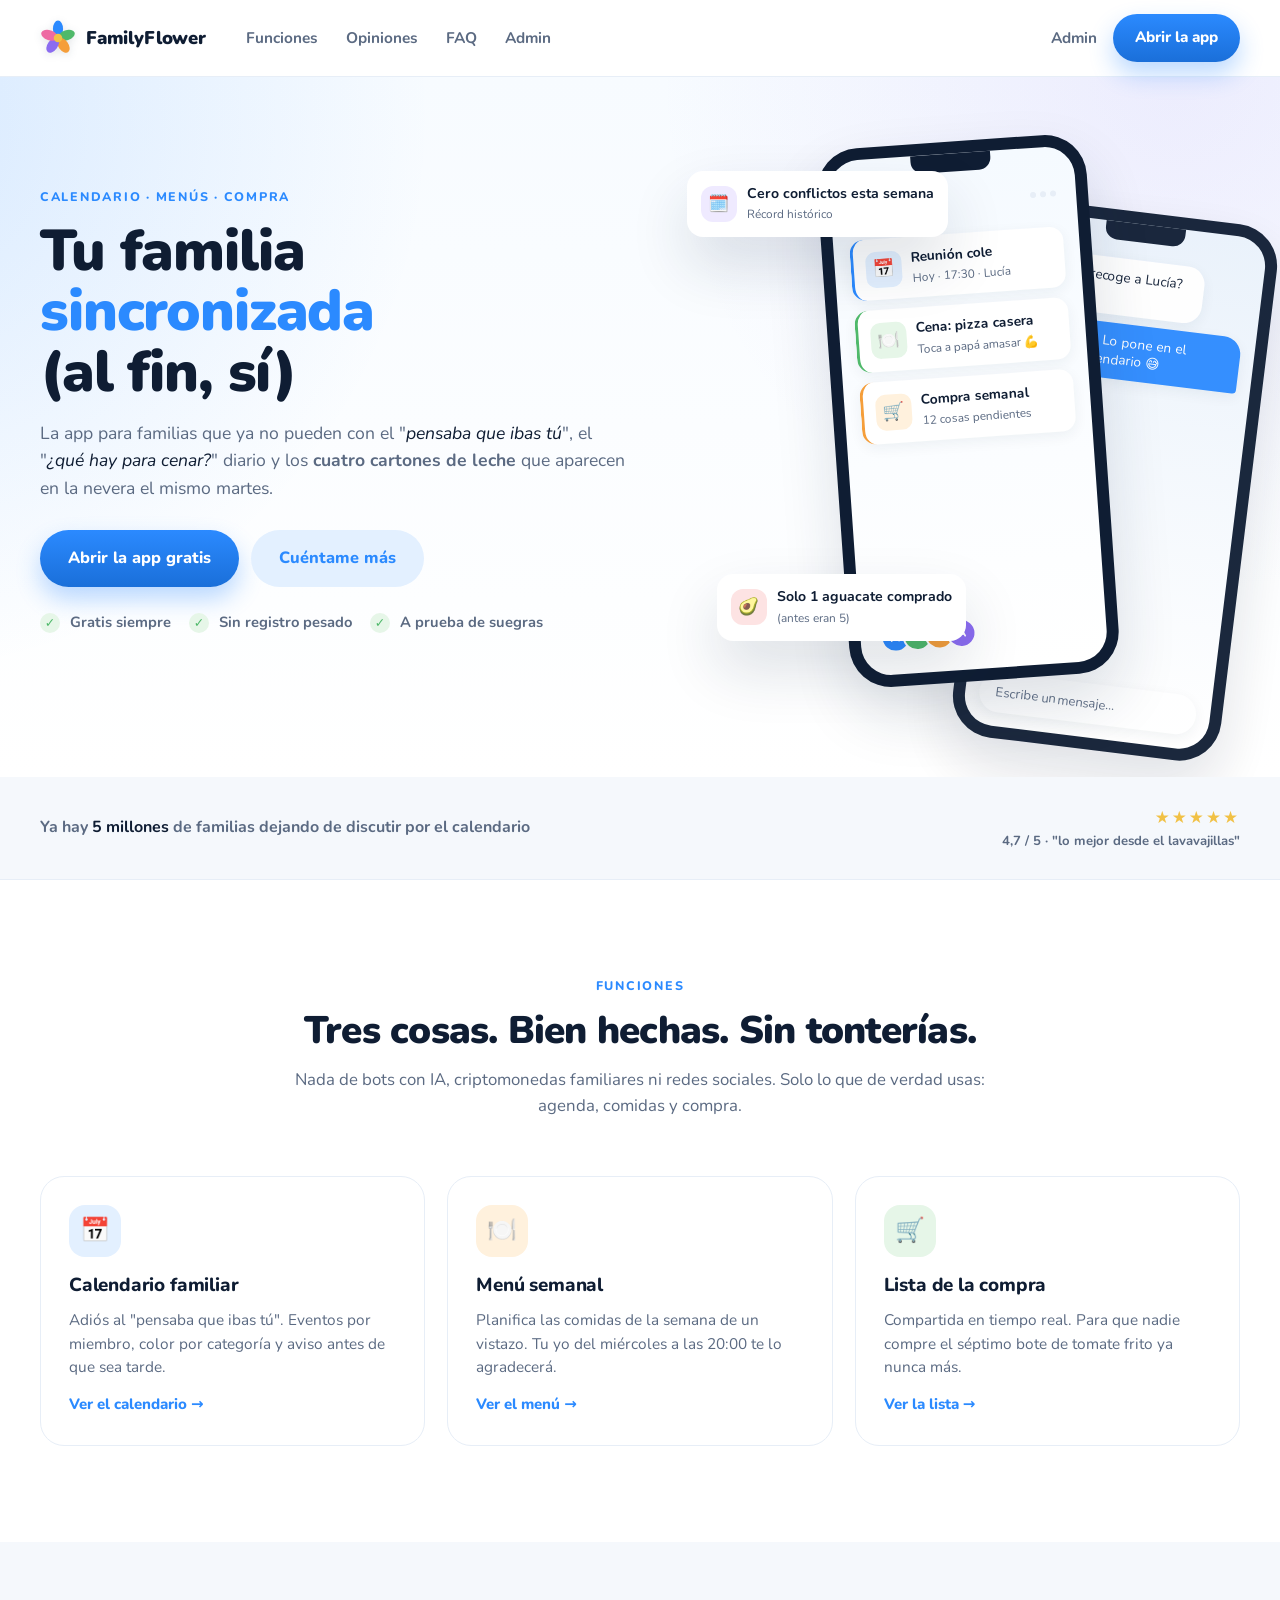
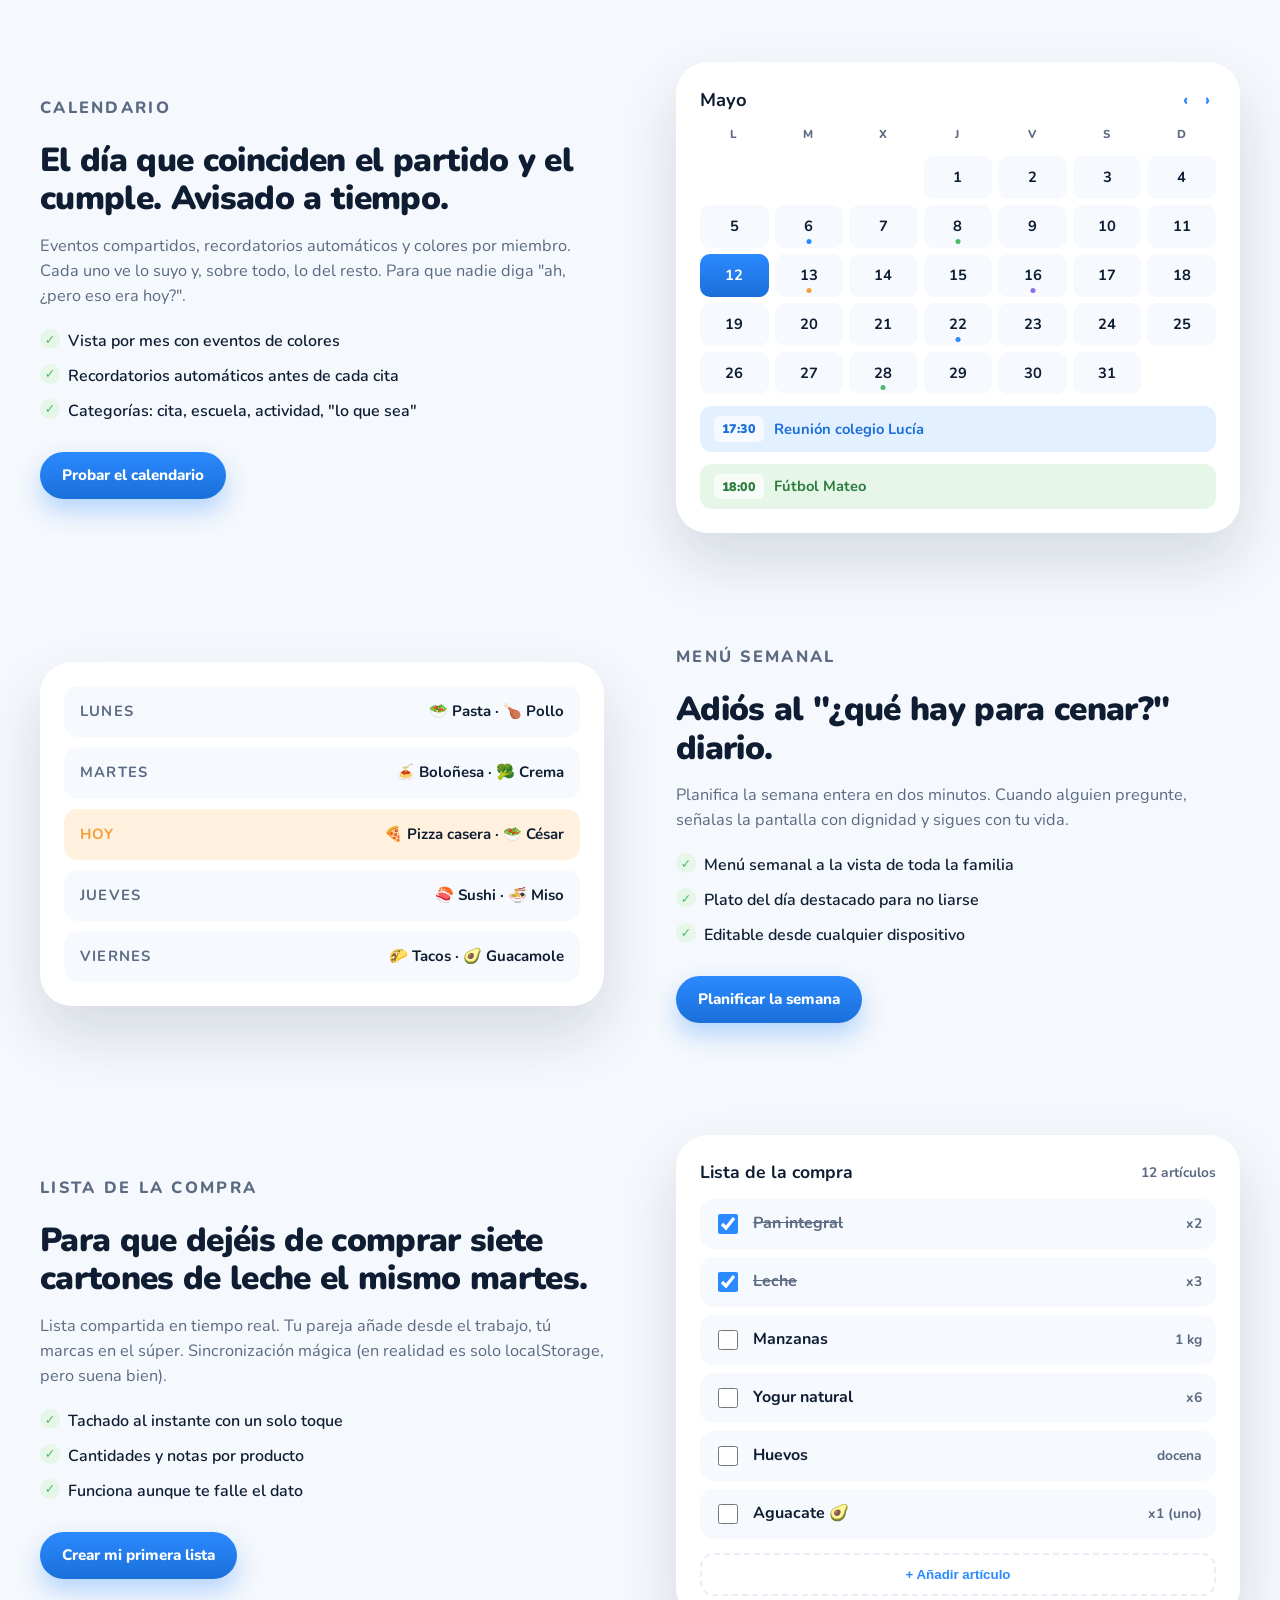
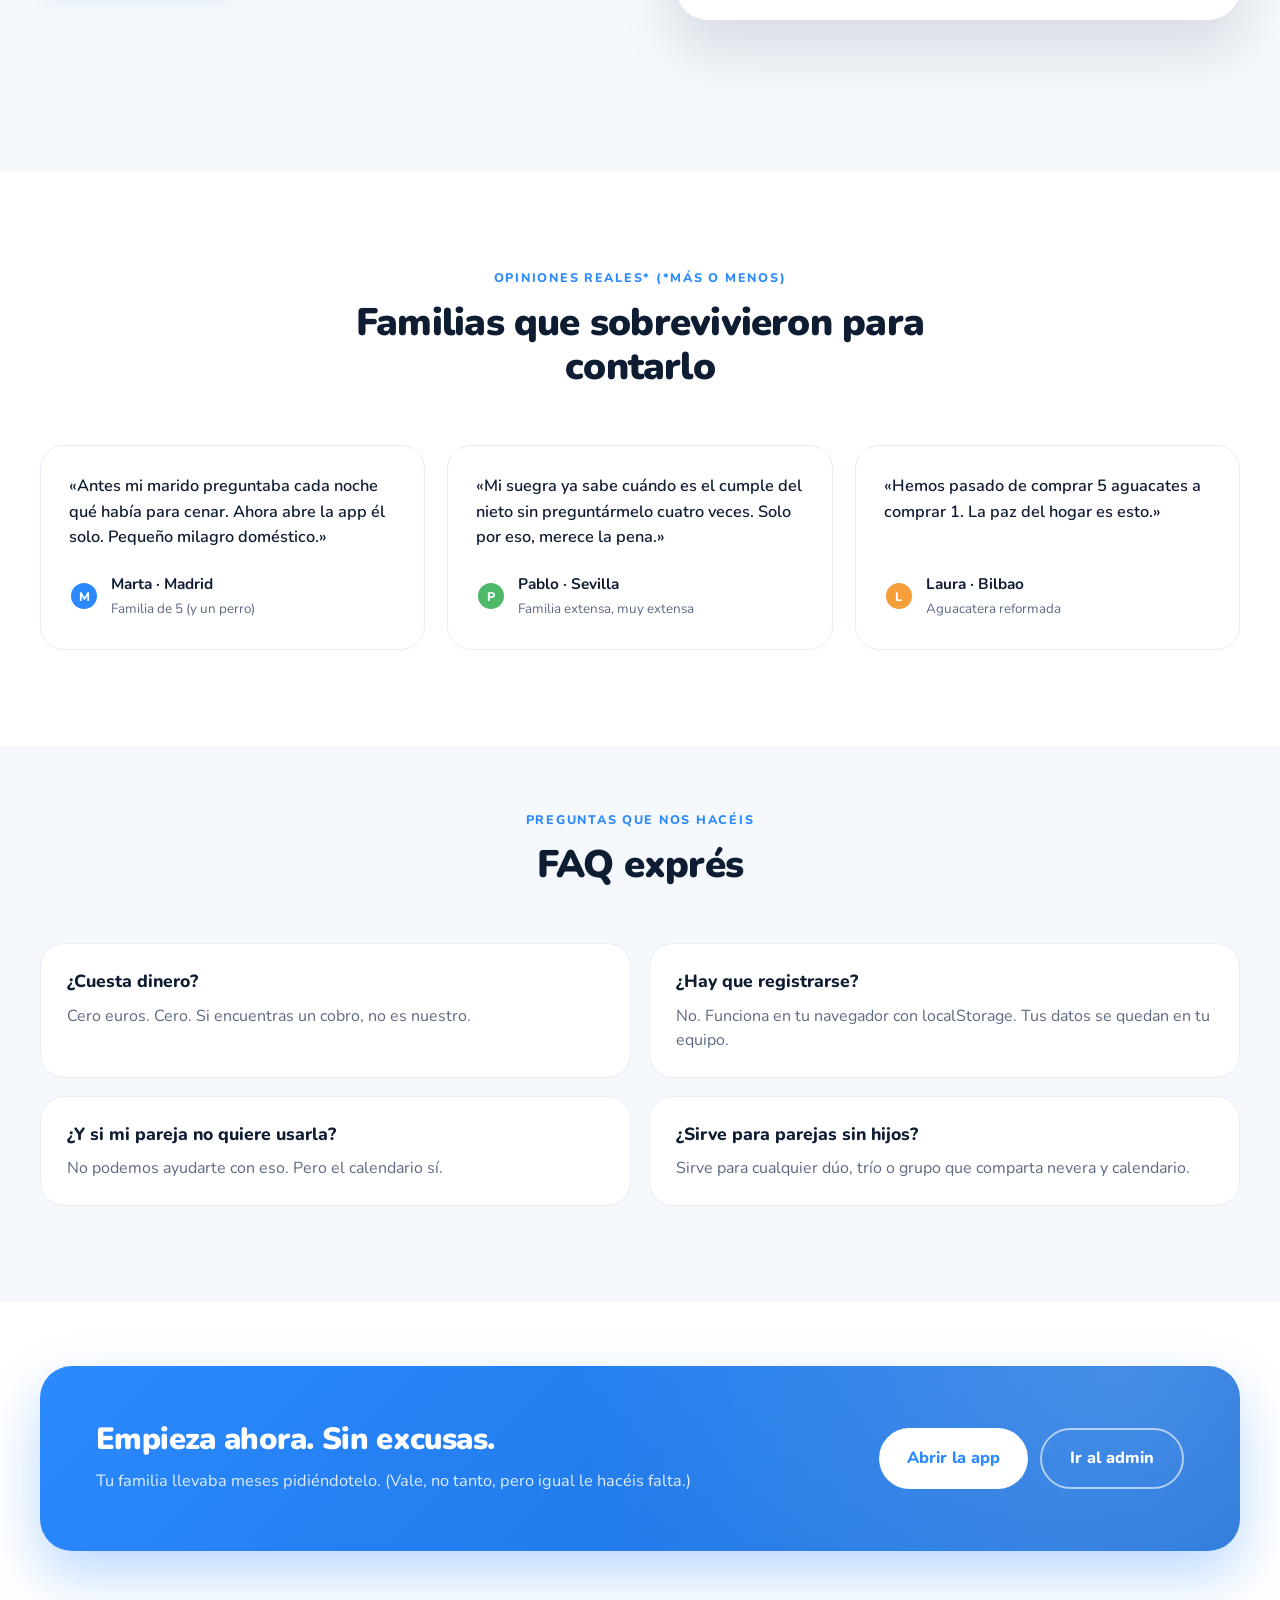
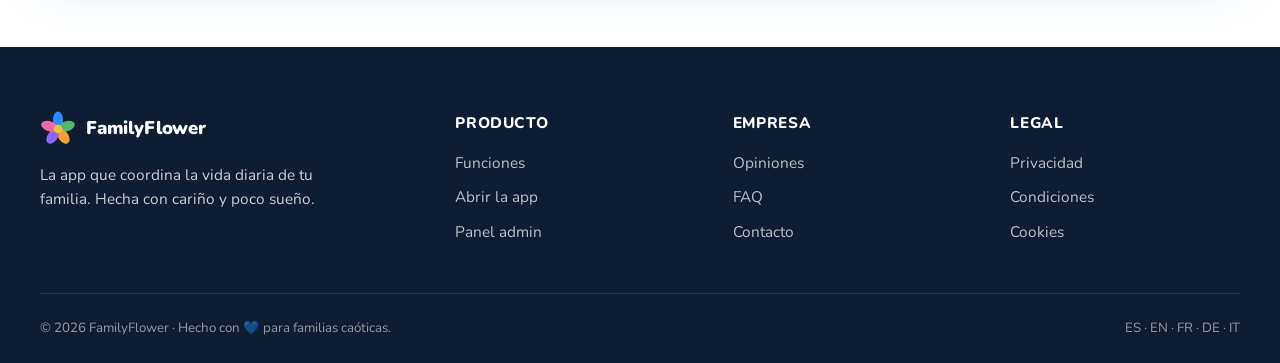
<file: index.html>
<!DOCTYPE html>
<html lang="es">
<head>
  <meta charset="UTF-8" />
  <meta name="viewport" content="width=device-width, initial-scale=1.0, viewport-fit=cover" />
  <title>FamilyFlower · Tu familia, sincronizada (por fin)</title>
  <meta name="description" content="La app que pone fin al '¿pero ese día no te tocaba a ti?'. Calendario, menú semanal y lista de la compra para familias que ya no pueden más." />
  <link rel="preconnect" href="https://fonts.googleapis.com">
  <link rel="preconnect" href="https://fonts.gstatic.com" crossorigin>
  <link href="https://fonts.googleapis.com/css2?family=Nunito:wght@400;600;700;800;900&display=swap" rel="stylesheet">
  <link rel="stylesheet" href="styles.css" />
</head>
<body>

  <!-- ───── Top nav ───── -->
  <header class="site-header">
    <div class="container site-nav">
      <a href="index.html" class="logo" aria-label="FamilyFlower inicio">
        <span class="logo-flower" aria-hidden="true">
          <svg viewBox="0 0 32 32"><g transform="translate(16,16)">
            <ellipse cx="0" cy="-8" rx="4.5" ry="7.5" fill="#2b8aff"/>
            <ellipse cx="0" cy="-8" rx="4.5" ry="7.5" fill="#4fb96a" transform="rotate(72)"/>
            <ellipse cx="0" cy="-8" rx="4.5" ry="7.5" fill="#f59e3a" transform="rotate(144)"/>
            <ellipse cx="0" cy="-8" rx="4.5" ry="7.5" fill="#8b6cf0" transform="rotate(216)"/>
            <ellipse cx="0" cy="-8" rx="4.5" ry="7.5" fill="#ee6aa3" transform="rotate(288)"/>
            <circle r="3.8" fill="#f1c145"/>
          </g></svg>
        </span>
        <span class="logo-text">FamilyFlower</span>
      </a>

      <nav class="nav-links" aria-label="Principal">
        <a href="#funciones">Funciones</a>
        <a href="#opiniones">Opiniones</a>
        <a href="#preguntas">FAQ</a>
        <a href="admin.html">Admin</a>
      </nav>

      <div class="nav-actions">
        <a href="admin.html" class="link-muted">Admin</a>
        <a href="app.html" class="btn btn-primary">Abrir la app</a>
      </div>

      <button class="menu-toggle" id="menu-toggle" aria-label="Abrir menú">
        <span></span><span></span><span></span>
      </button>
    </div>
  </header>

  <!-- ───── Hero ───── -->
  <section class="hero">
    <div class="container hero-grid">
      <div class="hero-copy">
        <p class="eyebrow">Calendario · Menús · Compra</p>
        <h1>Tu familia <span class="text-blue">sincronizada</span><br/>(al fin, sí)</h1>
        <p class="lead">
          La app para familias que ya no pueden con el "<em>pensaba que ibas tú</em>",
          el "<em>¿qué hay para cenar?</em>" diario y los <strong>cuatro cartones de leche</strong>
          que aparecen en la nevera el mismo martes.
        </p>
        <div class="cta-row">
          <a href="app.html" class="btn btn-primary btn-lg">Abrir la app gratis</a>
          <a href="#funciones" class="btn btn-ghost btn-lg">Cuéntame más</a>
        </div>
        <ul class="trust-list">
          <li><span class="check">✓</span> Gratis siempre</li>
          <li><span class="check">✓</span> Sin registro pesado</li>
          <li><span class="check">✓</span> A prueba de suegras</li>
        </ul>
      </div>

      <!-- Phone mockup (CSS) -->
      <div class="hero-visual" aria-hidden="true">
        <div class="phone phone-front">
          <div class="phone-notch"></div>
          <div class="phone-screen">
            <div class="screen-header">
              <strong>Hoy</strong>
              <span class="dot-row"><i></i><i></i><i></i></span>
            </div>
            <div class="screen-card screen-card--blue">
              <span class="screen-icon">📅</span>
              <div>
                <strong>Reunión cole</strong>
                <small>Hoy · 17:30 · Lucía</small>
              </div>
            </div>
            <div class="screen-card screen-card--green">
              <span class="screen-icon">🍽️</span>
              <div>
                <strong>Cena: pizza casera</strong>
                <small>Toca a papá amasar 💪</small>
              </div>
            </div>
            <div class="screen-card screen-card--orange">
              <span class="screen-icon">🛒</span>
              <div>
                <strong>Compra semanal</strong>
                <small>12 cosas pendientes</small>
              </div>
            </div>
            <div class="screen-avatars">
              <span class="av av-blue">M</span>
              <span class="av av-green">P</span>
              <span class="av av-orange">L</span>
              <span class="av av-purple">A</span>
            </div>
          </div>
        </div>
        <div class="phone phone-back">
          <div class="phone-notch"></div>
          <div class="phone-screen screen-chat">
            <div class="bubble bubble-in">¿Quién recoge a Lucía? 🚸</div>
            <div class="bubble bubble-out">Tú. Lo pone en el calendario 😅</div>
            <div class="bubble bubble-in">Touché.</div>
            <div class="chat-input"><span>Escribe un mensaje…</span></div>
          </div>
        </div>
        <div class="floating-card floating-card--cal">
          <span class="fc-icon">🗓️</span>
          <div>
            <strong>Cero conflictos esta semana</strong>
            <small>Récord histórico</small>
          </div>
        </div>
        <div class="floating-card floating-card--loc">
          <span class="fc-icon">🥑</span>
          <div>
            <strong>Solo 1 aguacate comprado</strong>
            <small>(antes eran 5)</small>
          </div>
        </div>
      </div>
    </div>
  </section>

  <!-- ───── Social proof ───── -->
  <section class="social-proof">
    <div class="container social-proof-inner">
      <p>Ya hay <strong>5 millones</strong> de familias dejando de discutir por el calendario</p>
      <div class="stars" aria-label="Valoración media 4,7 sobre 5">
        <span>★★★★★</span>
        <small>4,7 / 5 · "lo mejor desde el lavavajillas"</small>
      </div>
    </div>
  </section>

  <!-- ───── Features grid ───── -->
  <section id="funciones" class="features">
    <div class="container">
      <header class="section-head">
        <p class="eyebrow">Funciones</p>
        <h2>Tres cosas. Bien hechas. Sin tonterías.</h2>
        <p class="section-sub">Nada de bots con IA, criptomonedas familiares ni redes sociales. Solo lo que de verdad usas: agenda, comidas y compra.</p>
      </header>

      <div class="features-grid features-grid--3">
        <article class="feature-card f-blue">
          <span class="feature-icon">📅</span>
          <h3>Calendario familiar</h3>
          <p>Adiós al "pensaba que ibas tú". Eventos por miembro, color por categoría y aviso antes de que sea tarde.</p>
          <a href="app.html#calendar" class="feature-link">Ver el calendario →</a>
        </article>
        <article class="feature-card f-orange">
          <span class="feature-icon">🍽️</span>
          <h3>Menú semanal</h3>
          <p>Planifica las comidas de la semana de un vistazo. Tu yo del miércoles a las 20:00 te lo agradecerá.</p>
          <a href="app.html#menu" class="feature-link">Ver el menú →</a>
        </article>
        <article class="feature-card f-green">
          <span class="feature-icon">🛒</span>
          <h3>Lista de la compra</h3>
          <p>Compartida en tiempo real. Para que nadie compre el séptimo bote de tomate frito ya nunca más.</p>
          <a href="app.html#shopping" class="feature-link">Ver la lista →</a>
        </article>
      </div>
    </div>
  </section>

  <!-- ───── Alternating feature rows ───── -->
  <section class="feature-rows">
    <div class="container">

      <article class="feature-row">
        <div class="feature-row-copy">
          <p class="eyebrow text-blue">Calendario</p>
          <h2>El día que coinciden el partido y el cumple. Avisado a tiempo.</h2>
          <p>Eventos compartidos, recordatorios automáticos y colores por miembro. Cada uno ve lo suyo y, sobre todo, lo del resto. Para que nadie diga "ah, ¿pero eso era hoy?".</p>
          <ul class="bullets">
            <li>Vista por mes con eventos de colores</li>
            <li>Recordatorios automáticos antes de cada cita</li>
            <li>Categorías: cita, escuela, actividad, "lo que sea"</li>
          </ul>
          <a href="app.html#calendar" class="btn btn-primary">Probar el calendario</a>
        </div>
        <div class="feature-row-visual">
          <div class="mock-calendar">
            <div class="mc-header">
              <strong>Mayo</strong>
              <span class="mc-arrows">‹ ›</span>
            </div>
            <div class="mc-week">
              <span>L</span><span>M</span><span>X</span><span>J</span><span>V</span><span>S</span><span>D</span>
            </div>
            <div class="mc-grid">
              <div></div><div></div><div></div><div>1</div><div>2</div><div>3</div><div>4</div>
              <div>5</div><div class="dot-blue">6</div><div>7</div><div class="dot-green">8</div><div>9</div><div>10</div><div>11</div>
              <div class="today">12</div><div class="dot-orange">13</div><div>14</div><div>15</div><div class="dot-purple">16</div><div>17</div><div>18</div>
              <div>19</div><div>20</div><div>21</div><div class="dot-blue">22</div><div>23</div><div>24</div><div>25</div>
              <div>26</div><div>27</div><div class="dot-green">28</div><div>29</div><div>30</div><div>31</div><div></div>
            </div>
            <div class="mc-event mc-event--blue"><span>17:30</span> Reunión colegio Lucía</div>
            <div class="mc-event mc-event--green"><span>18:00</span> Fútbol Mateo</div>
          </div>
        </div>
      </article>

      <article class="feature-row reverse">
        <div class="feature-row-copy">
          <p class="eyebrow text-orange">Menú semanal</p>
          <h2>Adiós al "¿qué hay para cenar?" diario.</h2>
          <p>Planifica la semana entera en dos minutos. Cuando alguien pregunte, señalas la pantalla con dignidad y sigues con tu vida.</p>
          <ul class="bullets">
            <li>Menú semanal a la vista de toda la familia</li>
            <li>Plato del día destacado para no liarse</li>
            <li>Editable desde cualquier dispositivo</li>
          </ul>
          <a href="app.html#menu" class="btn btn-primary">Planificar la semana</a>
        </div>
        <div class="feature-row-visual">
          <div class="mock-menu">
            <div class="mm-day"><strong>Lunes</strong><span>🥗 Pasta · 🍗 Pollo</span></div>
            <div class="mm-day"><strong>Martes</strong><span>🍝 Boloñesa · 🥦 Crema</span></div>
            <div class="mm-day mm-day--today"><strong>Hoy</strong><span>🍕 Pizza casera · 🥗 César</span></div>
            <div class="mm-day"><strong>Jueves</strong><span>🍣 Sushi · 🍜 Miso</span></div>
            <div class="mm-day"><strong>Viernes</strong><span>🌮 Tacos · 🥑 Guacamole</span></div>
          </div>
        </div>
      </article>

      <article class="feature-row">
        <div class="feature-row-copy">
          <p class="eyebrow text-green">Lista de la compra</p>
          <h2>Para que dejéis de comprar siete cartones de leche el mismo martes.</h2>
          <p>Lista compartida en tiempo real. Tu pareja añade desde el trabajo, tú marcas en el súper. Sincronización mágica (en realidad es solo localStorage, pero suena bien).</p>
          <ul class="bullets">
            <li>Tachado al instante con un solo toque</li>
            <li>Cantidades y notas por producto</li>
            <li>Funciona aunque te falle el dato</li>
          </ul>
          <a href="app.html#shopping" class="btn btn-primary">Crear mi primera lista</a>
        </div>
        <div class="feature-row-visual">
          <div class="mock-list">
            <div class="ml-head">
              <strong>Lista de la compra</strong>
              <span>12 artículos</span>
            </div>
            <label class="ml-item"><input type="checkbox" checked> <span>Pan integral</span><em>x2</em></label>
            <label class="ml-item"><input type="checkbox" checked> <span>Leche</span><em>x3</em></label>
            <label class="ml-item"><input type="checkbox"> <span>Manzanas</span><em>1 kg</em></label>
            <label class="ml-item"><input type="checkbox"> <span>Yogur natural</span><em>x6</em></label>
            <label class="ml-item"><input type="checkbox"> <span>Huevos</span><em>docena</em></label>
            <label class="ml-item"><input type="checkbox"> <span>Aguacate 🥑</span><em>x1 (uno)</em></label>
            <button class="ml-add">+ Añadir artículo</button>
          </div>
        </div>
      </article>

    </div>
  </section>

  <!-- ───── Testimonials ───── -->
  <section id="opiniones" class="testimonials">
    <div class="container">
      <header class="section-head">
        <p class="eyebrow">Opiniones reales* (*más o menos)</p>
        <h2>Familias que sobrevivieron para contarlo</h2>
      </header>
      <div class="testimonials-grid">
        <figure class="testimonial">
          <blockquote>«Antes mi marido preguntaba cada noche qué había para cenar. Ahora abre la app él solo. Pequeño milagro doméstico.»</blockquote>
          <figcaption>
            <span class="av av-blue">M</span>
            <div><strong>Marta · Madrid</strong><small>Familia de 5 (y un perro)</small></div>
          </figcaption>
        </figure>
        <figure class="testimonial">
          <blockquote>«Mi suegra ya sabe cuándo es el cumple del nieto sin preguntármelo cuatro veces. Solo por eso, merece la pena.»</blockquote>
          <figcaption>
            <span class="av av-green">P</span>
            <div><strong>Pablo · Sevilla</strong><small>Familia extensa, muy extensa</small></div>
          </figcaption>
        </figure>
        <figure class="testimonial">
          <blockquote>«Hemos pasado de comprar 5 aguacates a comprar 1. La paz del hogar es esto.»</blockquote>
          <figcaption>
            <span class="av av-orange">L</span>
            <div><strong>Laura · Bilbao</strong><small>Aguacatera reformada</small></div>
          </figcaption>
        </figure>
      </div>
    </div>
  </section>

  <!-- ───── FAQ corta y graciosa ───── -->
  <section id="preguntas" class="faq">
    <div class="container">
      <header class="section-head">
        <p class="eyebrow">Preguntas que nos hacéis</p>
        <h2>FAQ exprés</h2>
      </header>
      <div class="faq-grid">
        <div class="faq-item">
          <h3>¿Cuesta dinero?</h3>
          <p>Cero euros. Cero. Si encuentras un cobro, no es nuestro.</p>
        </div>
        <div class="faq-item">
          <h3>¿Hay que registrarse?</h3>
          <p>No. Funciona en tu navegador con localStorage. Tus datos se quedan en tu equipo.</p>
        </div>
        <div class="faq-item">
          <h3>¿Y si mi pareja no quiere usarla?</h3>
          <p>No podemos ayudarte con eso. Pero el calendario sí.</p>
        </div>
        <div class="faq-item">
          <h3>¿Sirve para parejas sin hijos?</h3>
          <p>Sirve para cualquier dúo, trío o grupo que comparta nevera y calendario.</p>
        </div>
      </div>
    </div>
  </section>

  <!-- ───── Final CTA ───── -->
  <section class="final-cta">
    <div class="container final-cta-card">
      <div>
        <h2>Empieza ahora. Sin excusas.</h2>
        <p>Tu familia llevaba meses pidiéndotelo. (Vale, no tanto, pero igual le hacéis falta.)</p>
      </div>
      <div class="cta-row">
        <a href="app.html" class="btn btn-light btn-lg">Abrir la app</a>
        <a href="admin.html" class="btn btn-outline-light btn-lg">Ir al admin</a>
      </div>
    </div>
  </section>

  <!-- ───── Footer ───── -->
  <footer class="site-footer">
    <div class="container footer-grid">
      <div class="footer-brand">
        <a href="index.html" class="logo">
          <span class="logo-flower" aria-hidden="true">
            <svg viewBox="0 0 32 32"><g transform="translate(16,16)">
              <ellipse cx="0" cy="-8" rx="4.5" ry="7.5" fill="#2b8aff"/>
              <ellipse cx="0" cy="-8" rx="4.5" ry="7.5" fill="#4fb96a" transform="rotate(72)"/>
              <ellipse cx="0" cy="-8" rx="4.5" ry="7.5" fill="#f59e3a" transform="rotate(144)"/>
              <ellipse cx="0" cy="-8" rx="4.5" ry="7.5" fill="#8b6cf0" transform="rotate(216)"/>
              <ellipse cx="0" cy="-8" rx="4.5" ry="7.5" fill="#ee6aa3" transform="rotate(288)"/>
              <circle r="3.8" fill="#f1c145"/>
            </g></svg>
          </span>
          <span class="logo-text">FamilyFlower</span>
        </a>
        <p>La app que coordina la vida diaria de tu familia. Hecha con cariño y poco sueño.</p>
      </div>

      <div class="footer-col">
        <h4>Producto</h4>
        <ul>
          <li><a href="#funciones">Funciones</a></li>
          <li><a href="app.html">Abrir la app</a></li>
          <li><a href="admin.html">Panel admin</a></li>
        </ul>
      </div>
      <div class="footer-col">
        <h4>Empresa</h4>
        <ul>
          <li><a href="#opiniones">Opiniones</a></li>
          <li><a href="#preguntas">FAQ</a></li>
          <li><a href="#">Contacto</a></li>
        </ul>
      </div>
      <div class="footer-col">
        <h4>Legal</h4>
        <ul>
          <li><a href="#">Privacidad</a></li>
          <li><a href="#">Condiciones</a></li>
          <li><a href="#">Cookies</a></li>
        </ul>
      </div>
    </div>
    <div class="container footer-bottom">
      <small>© 2026 FamilyFlower · Hecho con 💙 para familias caóticas.</small>
      <small>ES · EN · FR · DE · IT</small>
    </div>
  </footer>

  <script src="landing.js"></script>
</body>
</html>
</file>
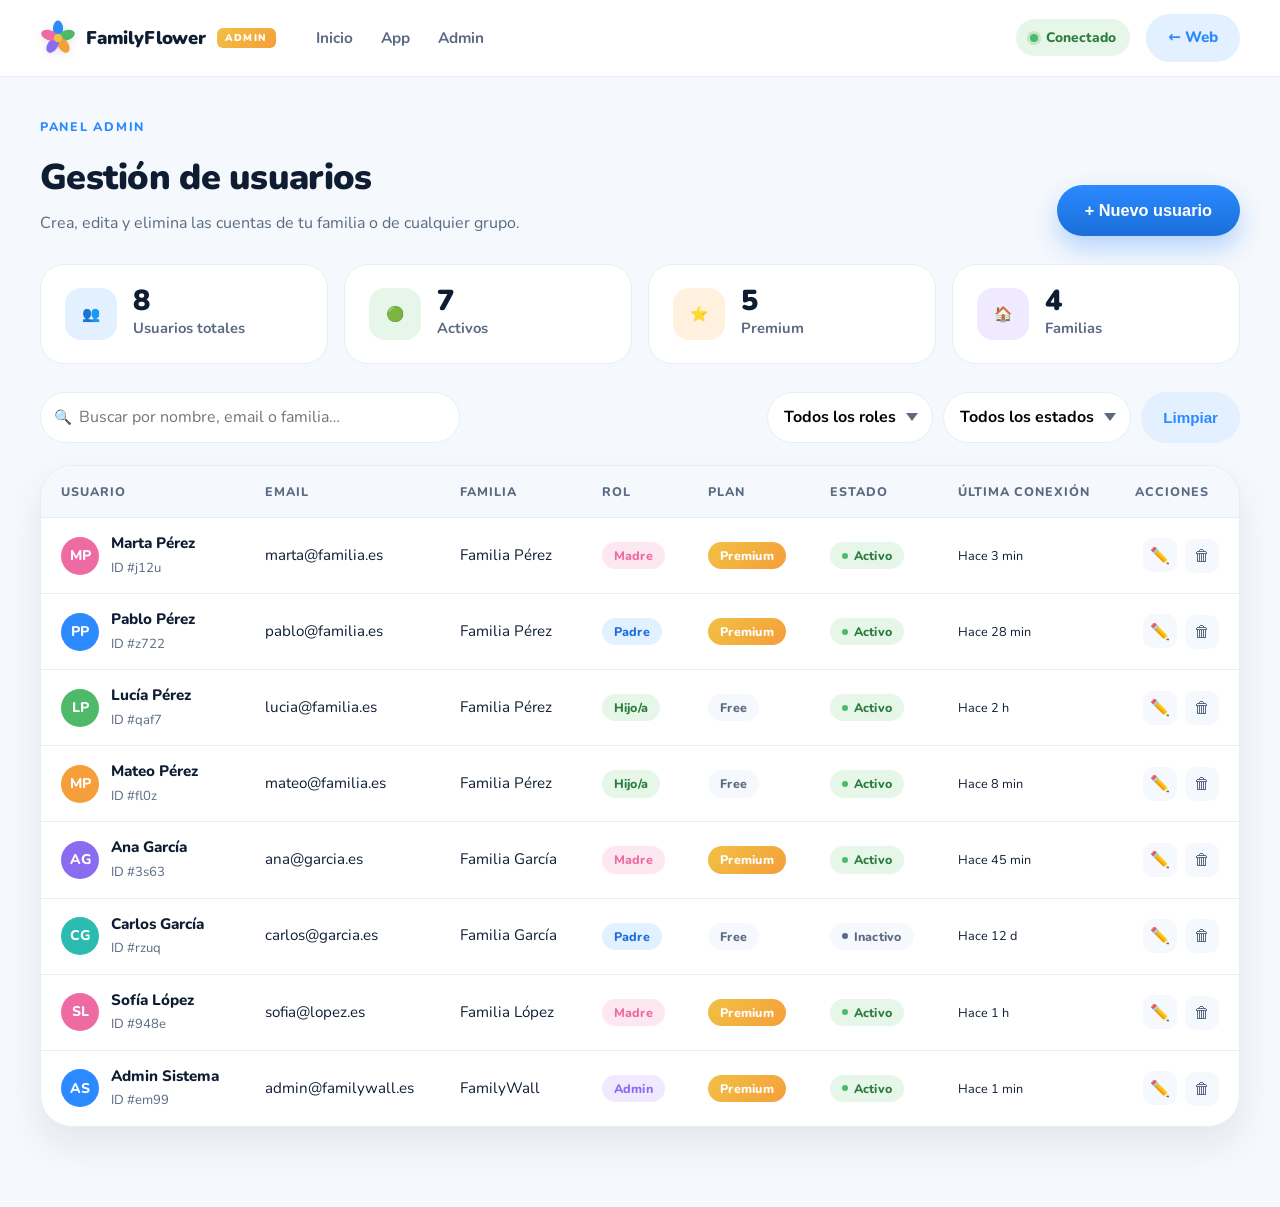
<file: admin.html>
<!DOCTYPE html>
<html lang="es">
<head>
  <meta charset="UTF-8" />
  <meta name="viewport" content="width=device-width, initial-scale=1.0, viewport-fit=cover" />
  <title>FamilyFlower · Panel admin</title>
  <link rel="preconnect" href="https://fonts.googleapis.com">
  <link rel="preconnect" href="https://fonts.gstatic.com" crossorigin>
  <link href="https://fonts.googleapis.com/css2?family=Nunito:wght@400;600;700;800;900&display=swap" rel="stylesheet">
  <link rel="stylesheet" href="styles.css" />
</head>
<body class="page-admin">

  <header class="site-header">
    <div class="container site-nav">
      <a href="index.html" class="logo" aria-label="FamilyFlower inicio">
        <span class="logo-flower" aria-hidden="true">
          <svg viewBox="0 0 32 32"><g transform="translate(16,16)">
            <ellipse cx="0" cy="-8" rx="4.5" ry="7.5" fill="#2b8aff"/>
            <ellipse cx="0" cy="-8" rx="4.5" ry="7.5" fill="#4fb96a" transform="rotate(72)"/>
            <ellipse cx="0" cy="-8" rx="4.5" ry="7.5" fill="#f59e3a" transform="rotate(144)"/>
            <ellipse cx="0" cy="-8" rx="4.5" ry="7.5" fill="#8b6cf0" transform="rotate(216)"/>
            <ellipse cx="0" cy="-8" rx="4.5" ry="7.5" fill="#ee6aa3" transform="rotate(288)"/>
            <circle r="3.8" fill="#f1c145"/>
          </g></svg>
        </span>
        <span class="logo-text">FamilyFlower <em class="logo-tag">admin</em></span>
      </a>
      <nav class="nav-links" aria-label="Principal">
        <a href="index.html">Inicio</a>
        <a href="app.html">App</a>
        <a href="admin.html" class="active">Admin</a>
      </nav>
      <div class="nav-actions">
        <span class="admin-pill"><span class="status-dot"></span> Conectado</span>
        <a href="index.html" class="btn btn-ghost">← Web</a>
      </div>
      <button class="menu-toggle" id="menu-toggle" aria-label="Abrir menú">
        <span></span><span></span><span></span>
      </button>
    </div>
  </header>

  <main class="admin-main">
    <div class="container">

      <div class="admin-page-head">
        <div>
          <p class="eyebrow">Panel admin</p>
          <h1>Gestión de usuarios</h1>
          <p class="muted">Crea, edita y elimina las cuentas de tu familia o de cualquier grupo.</p>
        </div>
        <button class="btn btn-primary btn-lg" id="open-new-user">+ Nuevo usuario</button>
      </div>

      <!-- Stats -->
      <section class="admin-stats">
        <article class="admin-stat admin-stat--blue">
          <span class="admin-stat-icon">👥</span>
          <div>
            <strong id="stat-total">0</strong>
            <span>Usuarios totales</span>
          </div>
        </article>
        <article class="admin-stat admin-stat--green">
          <span class="admin-stat-icon">🟢</span>
          <div>
            <strong id="stat-active">0</strong>
            <span>Activos</span>
          </div>
        </article>
        <article class="admin-stat admin-stat--orange">
          <span class="admin-stat-icon">⭐</span>
          <div>
            <strong id="stat-premium">0</strong>
            <span>Premium</span>
          </div>
        </article>
        <article class="admin-stat admin-stat--purple">
          <span class="admin-stat-icon">🏠</span>
          <div>
            <strong id="stat-families">0</strong>
            <span>Familias</span>
          </div>
        </article>
      </section>

      <!-- Toolbar -->
      <section class="admin-toolbar">
        <div class="search-wrap">
          <span class="search-icon">🔍</span>
          <input type="search" id="search-input" placeholder="Buscar por nombre, email o familia…" />
        </div>
        <div class="filter-wrap">
          <select id="filter-role">
            <option value="">Todos los roles</option>
            <option value="Admin">Admin</option>
            <option value="Padre">Padre</option>
            <option value="Madre">Madre</option>
            <option value="Hijo/a">Hijo/a</option>
            <option value="Otro">Otro</option>
          </select>
          <select id="filter-status">
            <option value="">Todos los estados</option>
            <option value="active">Activos</option>
            <option value="inactive">Inactivos</option>
          </select>
          <button class="btn btn-ghost" id="reset-filters">Limpiar</button>
        </div>
      </section>

      <!-- Users table -->
      <section class="admin-card">
        <div class="table-wrap">
          <table class="admin-table">
            <thead>
              <tr>
                <th>Usuario</th>
                <th>Email</th>
                <th>Familia</th>
                <th>Rol</th>
                <th>Plan</th>
                <th>Estado</th>
                <th>Última conexión</th>
                <th class="th-actions">Acciones</th>
              </tr>
            </thead>
            <tbody id="users-tbody"></tbody>
          </table>
        </div>
        <p class="empty-state hidden" id="empty-state">
          No hay usuarios que coincidan con tu búsqueda. Prueba a limpiar los filtros o añade uno nuevo.
        </p>
      </section>

    </div>
  </main>

  <!-- Modal usuario -->
  <div class="modal hidden" id="user-modal" aria-hidden="true">
    <div class="modal-panel">
      <button class="close-button" id="close-user-modal" aria-label="Cerrar">×</button>
      <h3 id="user-modal-title">Nuevo usuario</h3>
      <form id="user-form" novalidate>
        <input type="hidden" name="id" />
        <div class="form-row">
          <label>
            <span>Nombre</span>
            <input type="text" name="name" placeholder="Marta Pérez" required>
          </label>
          <label>
            <span>Email</span>
            <input type="email" name="email" placeholder="marta@ejemplo.com" required>
          </label>
        </div>
        <div class="form-row">
          <label>
            <span>Familia</span>
            <input type="text" name="family" placeholder="Familia Pérez" required>
          </label>
          <label>
            <span>Rol</span>
            <select name="role" required>
              <option>Padre</option>
              <option>Madre</option>
              <option>Hijo/a</option>
              <option>Admin</option>
              <option>Otro</option>
            </select>
          </label>
        </div>
        <div class="form-row">
          <label>
            <span>Plan</span>
            <select name="plan" required>
              <option value="Free">Free</option>
              <option value="Premium">Premium</option>
            </select>
          </label>
          <label>
            <span>Estado</span>
            <select name="status" required>
              <option value="active">Activo</option>
              <option value="inactive">Inactivo</option>
            </select>
          </label>
        </div>
        <label>
          <span>Color de avatar</span>
          <div class="color-picker" role="radiogroup">
            <label class="color-swatch"><input type="radio" name="color" value="blue" checked><span class="dot bg-blue"></span></label>
            <label class="color-swatch"><input type="radio" name="color" value="green"><span class="dot bg-green"></span></label>
            <label class="color-swatch"><input type="radio" name="color" value="orange"><span class="dot bg-orange"></span></label>
            <label class="color-swatch"><input type="radio" name="color" value="purple"><span class="dot bg-purple"></span></label>
            <label class="color-swatch"><input type="radio" name="color" value="pink"><span class="dot bg-pink"></span></label>
            <label class="color-swatch"><input type="radio" name="color" value="teal"><span class="dot bg-teal"></span></label>
          </div>
        </label>
        <div class="form-actions">
          <button type="button" class="btn btn-ghost" id="cancel-user">Cancelar</button>
          <button type="submit" class="btn btn-primary">Guardar usuario</button>
        </div>
      </form>
    </div>
  </div>

  <!-- Modal confirmación borrado -->
  <div class="modal hidden" id="confirm-modal" aria-hidden="true">
    <div class="modal-panel modal-panel--sm">
      <h3>¿Eliminar a este usuario?</h3>
      <p class="muted" id="confirm-text">Esta acción no se puede deshacer.</p>
      <div class="form-actions">
        <button class="btn btn-ghost" id="cancel-delete">Cancelar</button>
        <button class="btn btn-danger" id="confirm-delete">Eliminar</button>
      </div>
    </div>
  </div>

  <script src="admin.js"></script>
</body>
</html>
</file>
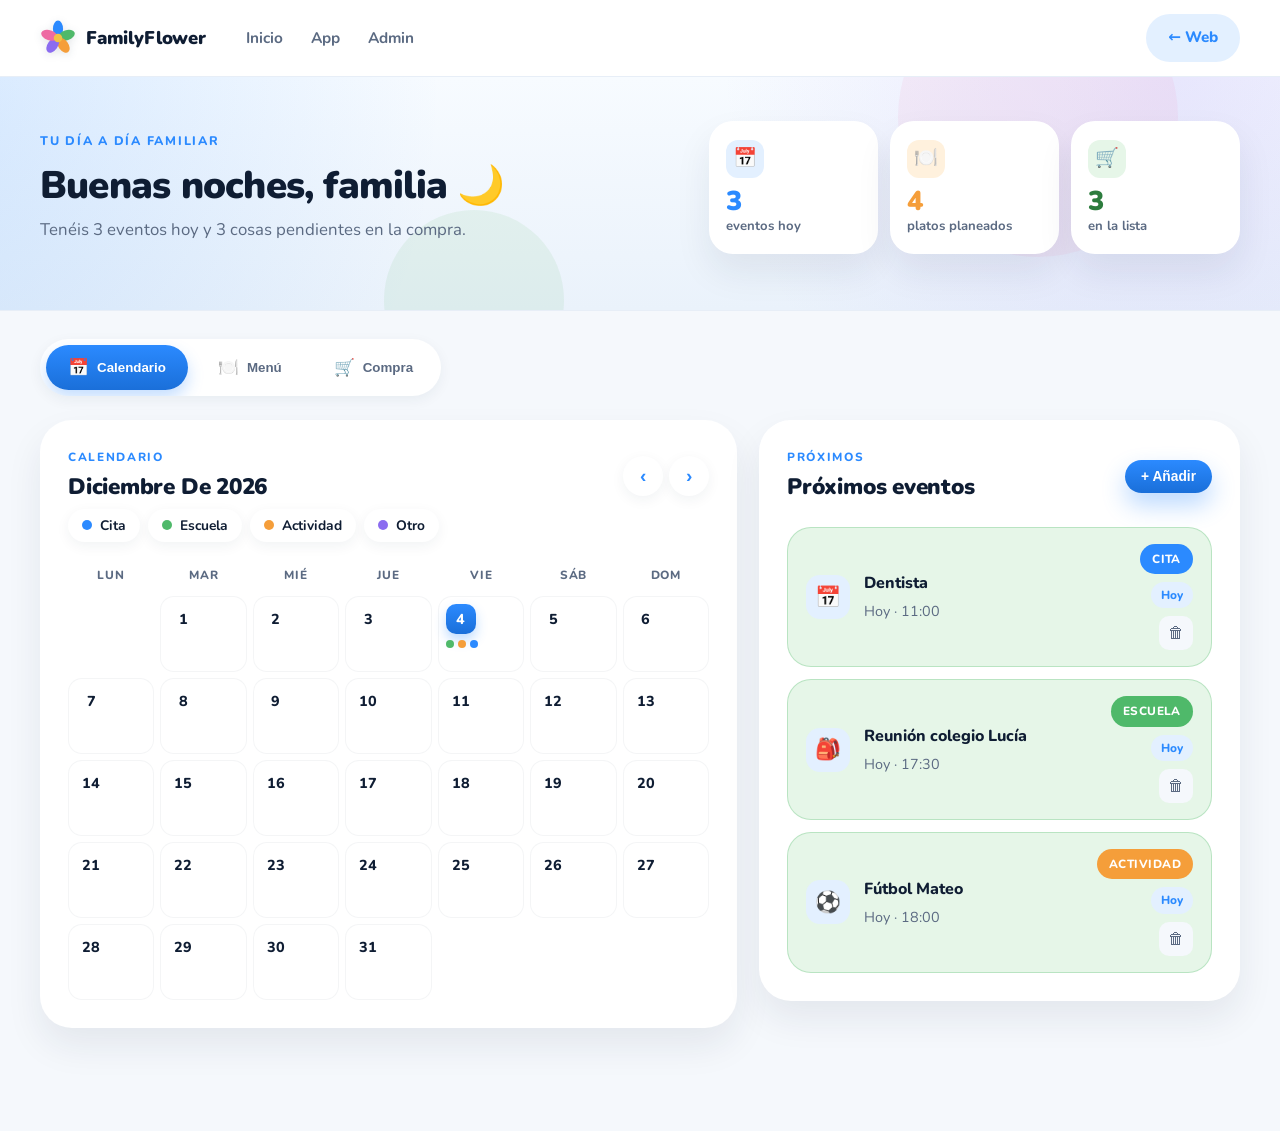
<file: app.html>
<!DOCTYPE html>
<html lang="es">
<head>
  <meta charset="UTF-8" />
  <meta name="viewport" content="width=device-width, initial-scale=1.0, viewport-fit=cover" />
  <title>FamilyFlower · App</title>
  <link rel="preconnect" href="https://fonts.googleapis.com">
  <link rel="preconnect" href="https://fonts.gstatic.com" crossorigin>
  <link href="https://fonts.googleapis.com/css2?family=Nunito:wght@400;600;700;800;900&display=swap" rel="stylesheet">
  <link rel="stylesheet" href="styles.css" />
</head>
<body class="page-app">

  <header class="site-header">
    <div class="container site-nav">
      <a href="index.html" class="logo" aria-label="FamilyFlower inicio">
        <span class="logo-flower" aria-hidden="true">
          <svg viewBox="0 0 32 32"><g transform="translate(16,16)">
            <ellipse cx="0" cy="-8" rx="4.5" ry="7.5" fill="#2b8aff"/>
            <ellipse cx="0" cy="-8" rx="4.5" ry="7.5" fill="#4fb96a" transform="rotate(72)"/>
            <ellipse cx="0" cy="-8" rx="4.5" ry="7.5" fill="#f59e3a" transform="rotate(144)"/>
            <ellipse cx="0" cy="-8" rx="4.5" ry="7.5" fill="#8b6cf0" transform="rotate(216)"/>
            <ellipse cx="0" cy="-8" rx="4.5" ry="7.5" fill="#ee6aa3" transform="rotate(288)"/>
            <circle r="3.8" fill="#f1c145"/>
          </g></svg>
        </span>
        <span class="logo-text">FamilyFlower</span>
      </a>
      <nav class="nav-links" aria-label="Principal">
        <a href="index.html">Inicio</a>
        <a href="app.html" class="active">App</a>
        <a href="admin.html">Admin</a>
      </nav>
      <div class="nav-actions">
        <a href="index.html" class="btn btn-ghost">← Web</a>
      </div>
      <button class="menu-toggle" id="menu-toggle" aria-label="Abrir menú">
        <span></span><span></span><span></span>
      </button>
    </div>
  </header>

  <!-- Saludo en gradiente -->
  <section class="app-hero">
    <div class="container app-hero-grid">
      <div>
        <p class="eyebrow">Tu día a día familiar</p>
        <h1 id="greeting">Hola, familia 👋</h1>
        <p class="lead lead-light" id="today-line">Esto es lo que tenéis por delante hoy.</p>
      </div>
      <div class="app-summary">
        <div class="summary-tile summary-tile--blue">
          <span class="summary-tile-icon">📅</span>
          <strong id="today-count">0</strong>
          <span>eventos hoy</span>
        </div>
        <div class="summary-tile summary-tile--orange">
          <span class="summary-tile-icon">🍽️</span>
          <strong id="menu-count">0</strong>
          <span>platos planeados</span>
        </div>
        <div class="summary-tile summary-tile--green">
          <span class="summary-tile-icon">🛒</span>
          <strong id="shopping-count">0</strong>
          <span>en la lista</span>
        </div>
      </div>
    </div>
  </section>

  <main class="app-main">
    <div class="container">

      <section class="app-tabs" role="tablist">
        <button class="app-tab active" data-tab="calendar" role="tab"><span class="nav-emoji">📅</span> Calendario</button>
        <button class="app-tab" data-tab="menu" role="tab"><span class="nav-emoji">🍽️</span> Menú</button>
        <button class="app-tab" data-tab="shopping" role="tab"><span class="nav-emoji">🛒</span> Compra</button>
      </section>

      <!-- Calendario -->
      <section class="tab-panel active" id="calendar" role="tabpanel">
        <div class="cal-layout">
          <div class="card">
            <div class="section-header">
              <div>
                <p class="tag">CALENDARIO</p>
                <h3 id="calendar-month-name">Mes</h3>
              </div>
              <div class="month-nav-inline">
                <button class="ghost-button" id="prev-month" aria-label="Mes anterior">‹</button>
                <button class="ghost-button" id="next-month" aria-label="Mes siguiente">›</button>
              </div>
            </div>
            <div class="calendar-legend">
              <div class="legend-item"><span class="legend-dot legend-blue"></span>Cita</div>
              <div class="legend-item"><span class="legend-dot legend-green"></span>Escuela</div>
              <div class="legend-item"><span class="legend-dot legend-orange"></span>Actividad</div>
              <div class="legend-item"><span class="legend-dot legend-purple"></span>Otro</div>
            </div>
            <div class="month-grid" id="month-grid"></div>
          </div>

          <aside class="card cal-side">
            <div class="section-header">
              <div>
                <p class="tag">PRÓXIMOS</p>
                <h3>Próximos eventos</h3>
              </div>
              <button class="btn btn-primary btn-sm" id="add-event">+ Añadir</button>
            </div>
            <div class="event-list" id="event-list"></div>
          </aside>
        </div>
      </section>

      <!-- Menú semanal -->
      <section class="tab-panel" id="menu" role="tabpanel">
        <div class="card">
          <div class="section-header">
            <div>
              <p class="tag">MENÚ SEMANAL</p>
              <h3>Lo que vais a comer esta semana</h3>
            </div>
            <button class="btn btn-primary" id="add-menu-item">+ Añadir plato</button>
          </div>
          <div class="week-grid" id="week-grid"></div>
        </div>
      </section>

      <!-- Compra -->
      <section class="tab-panel" id="shopping" role="tabpanel">
        <div class="card">
          <div class="section-header">
            <div>
              <p class="tag">LISTA DE LA COMPRA</p>
              <h3>Lo que falta en casa</h3>
            </div>
            <span class="muted-inline" id="shopping-summary">0 pendientes · 0 comprados</span>
          </div>

          <form class="quick-add" id="quick-add-form">
            <span class="quick-add-icon">+</span>
            <input type="text" id="quick-add-input" placeholder="Añadir artículo y pulsa Enter…" autocomplete="off">
            <input type="text" id="quick-add-qty" placeholder="x1 / 1 kg" />
            <button type="submit" class="btn btn-primary">Añadir</button>
          </form>

          <div class="shopping-section">
            <h4 class="shopping-section-title">Pendiente <span id="pending-count">0</span></h4>
            <div class="shopping-list" id="shopping-pending"></div>
          </div>

          <div class="shopping-section">
            <h4 class="shopping-section-title shopping-section-title--done">Comprado <span id="done-count">0</span></h4>
            <div class="shopping-list" id="shopping-done"></div>
          </div>
        </div>
      </section>

    </div>
  </main>

  <div class="modal hidden" id="modal" aria-hidden="true">
    <div class="modal-panel">
      <button class="close-button" id="close-modal" aria-label="Cerrar">×</button>
      <div id="modal-content"></div>
    </div>
  </div>

  <script src="app.js"></script>
</body>
</html>
</file>
<file: styles.css>
:root {
  --bg: #ffffff;
  --bg-alt: #f5f8fc;
  --surface: #ffffff;
  --text: #0f1d33;
  --muted: #5b6a82;
  --line: #e7eef7;

  --primary: #2b8aff;
  --primary-dark: #1a6fd9;
  --primary-soft: #e3f0ff;

  --green: #4fb96a;
  --green-soft: #e6f6e8;
  --orange: #f59e3a;
  --orange-soft: #fff1dd;
  --purple: #8b6cf0;
  --purple-soft: #efeaff;
  --pink: #ee6aa3;
  --pink-soft: #fde7f0;
  --teal: #2bbcb1;
  --teal-soft: #def6f3;
  --red: #ef6b6b;
  --red-soft: #fde3e3;
  --gold: #f1c145;

  --shadow-sm: 0 4px 14px rgba(20, 43, 68, 0.06);
  --shadow: 0 18px 36px rgba(20, 43, 68, 0.08);
  --shadow-lg: 0 28px 60px rgba(20, 43, 68, 0.14);

  --radius-sm: 12px;
  --radius: 18px;
  --radius-lg: 24px;
  --radius-xl: 32px;
}

* { box-sizing: border-box; }

html { scroll-behavior: smooth; }

body {
  margin: 0;
  font-family: "Nunito", system-ui, -apple-system, BlinkMacSystemFont, "Segoe UI", Roboto, Helvetica, Arial, sans-serif;
  color: var(--text);
  background: var(--bg);
  -webkit-font-smoothing: antialiased;
  line-height: 1.55;
}

img, svg { display: block; max-width: 100%; }

a { color: inherit; text-decoration: none; }

.container {
  width: min(1200px, calc(100% - 48px));
  margin: 0 auto;
}

.text-blue   { color: var(--primary); }
.text-green  { color: var(--green); }
.text-orange { color: var(--orange); }
.text-red    { color: var(--red); }

/* ───── Top nav ───── */
.site-header {
  position: sticky;
  top: 0;
  z-index: 50;
  background: rgba(255, 255, 255, 0.92);
  border-bottom: 1px solid var(--line);
  backdrop-filter: blur(10px);
}

.site-nav {
  display: flex;
  align-items: center;
  gap: 32px;
  padding: 14px 0;
}

.logo {
  display: inline-flex;
  align-items: center;
  gap: 10px;
  font-weight: 900;
  font-size: 1.15rem;
  letter-spacing: -0.01em;
}
.logo-mark {
  display: grid;
  grid-template-columns: repeat(2, 9px);
  grid-template-rows: repeat(2, 9px);
  gap: 3px;
}
.logo-mark span:nth-child(1) { background: var(--primary); }
.logo-mark span:nth-child(2) { background: var(--green); }
.logo-mark span:nth-child(3) { background: var(--orange); }
.logo-mark span:nth-child(4) { background: var(--purple); }
.logo-mark span { border-radius: 3px; }
.logo-mark--light span { opacity: 0.95; }

.nav-links {
  display: flex;
  gap: 28px;
  margin-left: 8px;
  flex: 1;
}
.nav-links a {
  color: var(--muted);
  font-weight: 700;
  font-size: 0.96rem;
  transition: color .18s ease;
}
.nav-links a:hover { color: var(--primary); }

.nav-actions {
  display: flex;
  align-items: center;
  gap: 16px;
}
.link-muted {
  color: var(--muted);
  font-weight: 700;
  font-size: 0.96rem;
}
.link-muted:hover { color: var(--primary); }

.menu-toggle {
  display: none;
  width: 40px; height: 40px;
  border: none;
  background: transparent;
  flex-direction: column;
  gap: 5px;
  cursor: pointer;
  padding: 0;
  align-items: center; justify-content: center;
}
.menu-toggle span {
  width: 22px; height: 2.5px;
  background: var(--text);
  border-radius: 2px;
}

/* ───── Buttons ───── */
.btn {
  display: inline-flex;
  align-items: center;
  justify-content: center;
  gap: 8px;
  padding: 12px 22px;
  border-radius: 999px;
  font-weight: 800;
  font-size: 0.95rem;
  border: none;
  cursor: pointer;
  transition: transform .18s ease, box-shadow .18s ease, background .18s ease, color .18s ease;
  white-space: nowrap;
}
.btn-lg { padding: 16px 28px; font-size: 1.02rem; }

.btn-primary {
  background: linear-gradient(180deg, var(--primary) 0%, var(--primary-dark) 100%);
  color: #fff;
  box-shadow: 0 12px 24px rgba(43, 138, 255, 0.32);
}
.btn-primary:hover { transform: translateY(-1px); box-shadow: 0 16px 28px rgba(43, 138, 255, 0.42); }

.btn-ghost {
  background: var(--primary-soft);
  color: var(--primary);
}
.btn-ghost:hover { background: #d2e6ff; }

.btn-light {
  background: #fff;
  color: var(--primary);
}
.btn-light:hover { transform: translateY(-1px); }

.btn-outline-light {
  background: transparent;
  color: #fff;
  border: 2px solid rgba(255, 255, 255, 0.6);
}
.btn-outline-light:hover { background: rgba(255, 255, 255, 0.12); }

.btn-ghost-light {
  background: rgba(255, 255, 255, 0.18);
  color: #fff;
  border: 1px solid rgba(255, 255, 255, 0.32);
}
.btn-ghost-light:hover { background: rgba(255, 255, 255, 0.26); }

/* ───── Hero ───── */
.hero {
  position: relative;
  padding: 64px 0 96px;
  background:
    radial-gradient(circle at 92% 0%, rgba(139, 108, 240, 0.10), transparent 38%),
    radial-gradient(circle at -10% 6%, rgba(43, 138, 255, 0.16), transparent 36%),
    linear-gradient(180deg, #f7fbff 0%, #ffffff 100%);
  overflow: hidden;
}
.hero-grid {
  display: grid;
  grid-template-columns: 1.05fr 0.95fr;
  gap: 56px;
  align-items: center;
}

.eyebrow {
  margin: 0 0 14px;
  color: var(--primary);
  font-weight: 800;
  letter-spacing: 0.14em;
  text-transform: uppercase;
  font-size: 0.78rem;
}

.hero-copy h1 {
  margin: 0 0 18px;
  font-size: clamp(2.4rem, 4.5vw, 3.8rem);
  line-height: 1.05;
  font-weight: 900;
  letter-spacing: -0.02em;
}

.lead {
  margin: 0 0 28px;
  color: var(--muted);
  font-size: 1.1rem;
  max-width: 56ch;
}

.cta-row {
  display: flex;
  flex-wrap: wrap;
  gap: 12px;
  margin-bottom: 24px;
}

.store-badges {
  display: flex;
  gap: 12px;
  flex-wrap: wrap;
  margin-bottom: 24px;
}
.store-badge {
  display: inline-flex;
  align-items: center;
  gap: 10px;
  background: var(--text);
  color: #fff;
  padding: 10px 18px;
  border-radius: 14px;
  transition: transform .18s ease;
}
.store-badge:hover { transform: translateY(-2px); }
.store-badge svg {
  width: 22px; height: 22px;
  fill: #fff;
}
.store-badge span {
  display: flex;
  flex-direction: column;
  line-height: 1.1;
}
.store-badge small { font-size: 0.7rem; opacity: 0.75; }
.store-badge strong { font-size: 1.02rem; font-weight: 800; }

.trust-list {
  list-style: none;
  margin: 0; padding: 0;
  display: flex;
  flex-wrap: wrap;
  gap: 18px;
  color: var(--muted);
  font-weight: 700;
  font-size: 0.92rem;
}
.check {
  display: inline-grid;
  place-items: center;
  width: 20px; height: 20px;
  border-radius: 50%;
  background: var(--green-soft);
  color: var(--green);
  margin-right: 6px;
  font-size: 0.78rem;
  font-weight: 900;
}

/* ───── Phone mockups ───── */
.hero-visual {
  position: relative;
  height: 540px;
}
.phone {
  position: absolute;
  width: 270px;
  height: 540px;
  background: #0f1d33;
  border-radius: 42px;
  padding: 12px;
  box-shadow: var(--shadow-lg);
}
.phone-front {
  top: 0;
  left: 50%;
  transform: translateX(-50%) rotate(-4deg);
  z-index: 2;
}
.phone-back {
  top: 70px;
  right: -10px;
  transform: rotate(7deg);
  z-index: 1;
  opacity: 0.95;
}
.phone-notch {
  position: absolute;
  top: 12px;
  left: 50%;
  transform: translateX(-50%);
  width: 80px;
  height: 18px;
  background: #0f1d33;
  border-radius: 0 0 12px 12px;
  z-index: 3;
}
.phone-screen {
  width: 100%;
  height: 100%;
  background: linear-gradient(180deg, #f5faff 0%, #ffffff 100%);
  border-radius: 30px;
  padding: 32px 16px 16px;
  display: flex;
  flex-direction: column;
  gap: 10px;
  overflow: hidden;
}
.screen-header {
  display: flex;
  justify-content: space-between;
  align-items: center;
  padding: 0 4px 8px;
}
.screen-header strong { font-size: 1.2rem; }
.dot-row { display: inline-flex; gap: 4px; }
.dot-row i { width: 6px; height: 6px; border-radius: 50%; background: var(--line); }

.screen-card {
  display: flex;
  align-items: center;
  gap: 10px;
  background: #fff;
  padding: 10px 12px;
  border-radius: 14px;
  box-shadow: var(--shadow-sm);
  font-size: 0.82rem;
}
.screen-card strong { display: block; font-size: 0.86rem; }
.screen-card small { color: var(--muted); font-size: 0.74rem; }
.screen-icon {
  width: 36px; height: 36px;
  border-radius: 10px;
  display: grid; place-items: center;
  font-size: 1.1rem;
  flex-shrink: 0;
}
.screen-card--blue   .screen-icon { background: var(--primary-soft); }
.screen-card--green  .screen-icon { background: var(--green-soft); }
.screen-card--orange .screen-icon { background: var(--orange-soft); }
.screen-card--blue   { border-left: 3px solid var(--primary); }
.screen-card--green  { border-left: 3px solid var(--green); }
.screen-card--orange { border-left: 3px solid var(--orange); }

.screen-avatars {
  margin-top: auto;
  display: flex;
  padding: 6px 4px;
}

/* Chat phone */
.screen-chat {
  background: linear-gradient(180deg, #eaf2fb 0%, #ffffff 100%);
  padding: 36px 14px 14px;
  gap: 8px;
}
.bubble {
  max-width: 80%;
  padding: 10px 14px;
  border-radius: 18px;
  font-size: 0.85rem;
  line-height: 1.35;
  box-shadow: var(--shadow-sm);
}
.bubble-in  { background: #fff; align-self: flex-start; border-bottom-left-radius: 4px; }
.bubble-out { background: var(--primary); color: #fff; align-self: flex-end; border-bottom-right-radius: 4px; }
.chat-input {
  margin-top: auto;
  background: #fff;
  border-radius: 999px;
  padding: 10px 16px;
  color: var(--muted);
  font-size: 0.82rem;
  box-shadow: var(--shadow-sm);
}

.av {
  width: 30px; height: 30px;
  border-radius: 50%;
  display: inline-grid;
  place-items: center;
  color: #fff;
  font-weight: 800;
  font-size: 0.78rem;
  border: 2.5px solid #fff;
}
.av + .av { margin-left: -8px; }
.av-blue   { background: var(--primary); }
.av-green  { background: var(--green); }
.av-orange { background: var(--orange); }
.av-purple { background: var(--purple); }

/* Floating cards */
.floating-card {
  position: absolute;
  background: #fff;
  border-radius: 16px;
  padding: 12px 14px;
  display: flex;
  align-items: center;
  gap: 10px;
  box-shadow: var(--shadow-lg);
  font-size: 0.84rem;
  z-index: 4;
}
.floating-card strong { display: block; font-size: 0.88rem; }
.floating-card small { color: var(--muted); font-size: 0.74rem; }
.fc-icon {
  width: 36px; height: 36px;
  border-radius: 12px;
  display: grid; place-items: center;
  font-size: 1.05rem;
  flex-shrink: 0;
}
.floating-card--cal { top: 30px; left: -10px; }
.floating-card--cal .fc-icon { background: var(--purple-soft); }
.floating-card--loc { bottom: 40px; left: 20px; }
.floating-card--loc .fc-icon { background: var(--red-soft); }

/* ───── Social proof ───── */
.social-proof {
  background: var(--bg-alt);
  padding: 28px 0;
  border-bottom: 1px solid var(--line);
}
.social-proof-inner {
  display: flex;
  justify-content: space-between;
  align-items: center;
  flex-wrap: wrap;
  gap: 16px;
  color: var(--muted);
  font-weight: 700;
}
.social-proof p { margin: 0; }
.social-proof strong { color: var(--text); }
.stars { display: flex; flex-direction: column; align-items: flex-end; }
.stars span { color: var(--gold); letter-spacing: 2px; font-size: 1.05rem; }
.stars small { font-size: 0.82rem; }

/* ───── Section heads ───── */
.section-head {
  text-align: center;
  max-width: 720px;
  margin: 0 auto 56px;
}
.section-head h2 {
  margin: 0 0 14px;
  font-size: clamp(1.8rem, 3vw, 2.6rem);
  font-weight: 900;
  letter-spacing: -0.02em;
  line-height: 1.15;
}
.section-sub {
  margin: 0;
  color: var(--muted);
  font-size: 1.05rem;
}

/* ───── Features grid ───── */
.features { padding: 96px 0; }

.features-grid {
  display: grid;
  grid-template-columns: repeat(3, 1fr);
  gap: 22px;
}
.feature-card {
  background: #fff;
  border: 1px solid var(--line);
  border-radius: var(--radius-lg);
  padding: 28px;
  transition: transform .18s ease, box-shadow .18s ease, border-color .18s ease;
}
.feature-card:hover {
  transform: translateY(-3px);
  box-shadow: var(--shadow);
  border-color: transparent;
}
.feature-card h3 {
  margin: 14px 0 8px;
  font-size: 1.18rem;
  font-weight: 800;
  letter-spacing: -0.01em;
  display: flex;
  align-items: center;
  gap: 8px;
  flex-wrap: wrap;
}
.feature-card p {
  margin: 0;
  color: var(--muted);
  font-size: 0.96rem;
}
.feature-icon {
  display: grid;
  place-items: center;
  width: 52px; height: 52px;
  border-radius: 16px;
  font-size: 1.5rem;
}
.f-blue   .feature-icon { background: var(--primary-soft); }
.f-green  .feature-icon { background: var(--green-soft); }
.f-orange .feature-icon { background: var(--orange-soft); }
.f-purple .feature-icon { background: var(--purple-soft); }
.f-pink   .feature-icon { background: var(--pink-soft); }
.f-teal   .feature-icon { background: var(--teal-soft); }
.f-red    .feature-icon { background: var(--red-soft); }

.badge-premium {
  display: inline-block;
  background: linear-gradient(135deg, #f1c145 0%, #f59e3a 100%);
  color: #fff;
  font-size: 0.66rem;
  font-weight: 900;
  letter-spacing: 0.08em;
  text-transform: uppercase;
  padding: 4px 8px;
  border-radius: 6px;
}
.badge-premium--lg {
  font-size: 0.78rem;
  padding: 6px 14px;
  border-radius: 999px;
}

/* ───── Alternating feature rows ───── */
.feature-rows { padding: 64px 0 96px; background: var(--bg-alt); }
.feature-row {
  display: grid;
  grid-template-columns: 1fr 1fr;
  align-items: center;
  gap: 72px;
  padding: 56px 0;
}
.feature-row.reverse .feature-row-copy { order: 2; }
.feature-row.reverse .feature-row-visual { order: 1; }
.feature-row h2 {
  margin: 0 0 16px;
  font-size: clamp(1.6rem, 2.6vw, 2.2rem);
  font-weight: 900;
  line-height: 1.15;
  letter-spacing: -0.02em;
}
.feature-row p {
  margin: 0 0 20px;
  color: var(--muted);
  font-size: 1.02rem;
}

.bullets {
  list-style: none;
  margin: 0 0 28px;
  padding: 0;
  display: grid;
  gap: 10px;
}
.bullets li {
  position: relative;
  padding-left: 28px;
  color: var(--text);
  font-weight: 600;
}
.bullets li::before {
  content: "✓";
  position: absolute;
  left: 0;
  top: 0;
  width: 20px; height: 20px;
  background: var(--green-soft);
  color: var(--green);
  border-radius: 50%;
  display: grid; place-items: center;
  font-size: 0.78rem;
  font-weight: 900;
}

/* ── Mock visuals shared ── */
.feature-row-visual > * {
  background: #fff;
  border-radius: var(--radius-xl);
  padding: 24px;
  box-shadow: var(--shadow-lg);
}

/* Mock calendar */
.mock-calendar { display: grid; gap: 12px; }
.mc-header {
  display: flex;
  justify-content: space-between;
  align-items: center;
}
.mc-header strong { font-size: 1.15rem; }
.mc-arrows { color: var(--primary); font-weight: 900; letter-spacing: 6px; }
.mc-week, .mc-grid {
  display: grid;
  grid-template-columns: repeat(7, 1fr);
  gap: 6px;
  text-align: center;
}
.mc-week span {
  font-size: 0.72rem;
  color: var(--muted);
  font-weight: 800;
  text-transform: uppercase;
  letter-spacing: 0.1em;
}
.mc-grid div {
  padding: 10px 0;
  border-radius: 10px;
  font-weight: 700;
  font-size: 0.92rem;
  background: #f6f9fd;
  position: relative;
}
.mc-grid div:empty { background: transparent; }
.mc-grid .today {
  background: linear-gradient(180deg, var(--primary) 0%, var(--primary-dark) 100%);
  color: #fff;
}
.mc-grid .dot-blue::after,
.mc-grid .dot-green::after,
.mc-grid .dot-orange::after,
.mc-grid .dot-purple::after {
  content: "";
  position: absolute;
  bottom: 4px;
  left: 50%;
  transform: translateX(-50%);
  width: 5px; height: 5px;
  border-radius: 50%;
}
.mc-grid .dot-blue::after   { background: var(--primary); }
.mc-grid .dot-green::after  { background: var(--green); }
.mc-grid .dot-orange::after { background: var(--orange); }
.mc-grid .dot-purple::after { background: var(--purple); }

.mc-event {
  display: flex;
  gap: 10px;
  align-items: center;
  padding: 10px 14px;
  border-radius: 12px;
  font-weight: 700;
  font-size: 0.92rem;
}
.mc-event span {
  font-size: 0.78rem;
  font-weight: 900;
  letter-spacing: 0.04em;
  padding: 3px 8px;
  border-radius: 6px;
  background: rgba(255, 255, 255, 0.7);
}
.mc-event--blue  { background: var(--primary-soft); color: var(--primary-dark); }
.mc-event--green { background: var(--green-soft); color: #2c7c3d; }

/* Mock list */
.mock-list { display: grid; gap: 8px; }
.ml-head {
  display: flex;
  justify-content: space-between;
  align-items: center;
  margin-bottom: 4px;
}
.ml-head strong { font-size: 1.1rem; }
.ml-head span { color: var(--muted); font-size: 0.86rem; font-weight: 700; }
.ml-item {
  display: flex;
  align-items: center;
  gap: 12px;
  padding: 12px 14px;
  background: #f6f9fd;
  border-radius: 14px;
  font-weight: 700;
  cursor: pointer;
  transition: background .18s ease;
}
.ml-item:hover { background: #eef4fb; }
.ml-item input { width: 20px; height: 20px; accent-color: var(--primary); cursor: pointer; }
.ml-item span { flex: 1; }
.ml-item em {
  font-style: normal;
  color: var(--muted);
  font-size: 0.86rem;
  font-weight: 700;
}
.ml-item:has(input:checked) span { text-decoration: line-through; color: var(--muted); }
.ml-add {
  margin-top: 6px;
  padding: 12px;
  border: 2px dashed var(--line);
  background: transparent;
  color: var(--primary);
  border-radius: 14px;
  font-weight: 800;
  cursor: pointer;
  transition: background .18s ease, border-color .18s ease;
}
.ml-add:hover { background: var(--primary-soft); border-color: var(--primary-soft); }

/* Mock menu */
.mock-menu { display: grid; gap: 10px; }
.mm-day {
  display: flex;
  justify-content: space-between;
  align-items: center;
  gap: 14px;
  padding: 14px 16px;
  background: #f6f9fd;
  border-radius: 14px;
}
.mm-day strong {
  font-size: 0.92rem;
  text-transform: uppercase;
  letter-spacing: 0.08em;
  color: var(--muted);
  min-width: 80px;
}
.mm-day span {
  font-weight: 700;
  font-size: 0.94rem;
  text-align: right;
}
.mm-day--today {
  background: var(--orange-soft);
}
.mm-day--today strong { color: var(--orange); }

/* Mock map */
.mock-map {
  position: relative;
  height: 380px;
  background: linear-gradient(135deg, #eaf3fb 0%, #f6f9fd 100%);
  overflow: hidden;
}
.map-grid {
  position: absolute;
  inset: 0;
  background-image:
    linear-gradient(rgba(43, 138, 255, 0.08) 1px, transparent 1px),
    linear-gradient(90deg, rgba(43, 138, 255, 0.08) 1px, transparent 1px);
  background-size: 40px 40px;
}
.map-pin {
  position: absolute;
  width: 38px; height: 38px;
  border-radius: 50%;
  display: grid;
  place-items: center;
  color: #fff;
  font-weight: 900;
  border: 4px solid #fff;
  box-shadow: var(--shadow);
}
.pin-blue   { background: var(--primary); }
.pin-green  { background: var(--green); }
.pin-orange { background: var(--orange); }
.map-card {
  position: absolute;
  bottom: 16px;
  left: 16px;
  right: 16px;
  background: #fff;
  border-radius: 16px;
  padding: 14px 16px;
  box-shadow: var(--shadow-lg);
}
.map-card strong { font-size: 1rem; }
.map-card small { display: block; color: var(--muted); margin-top: 2px; font-size: 0.86rem; }

/* ───── Premium ───── */
.premium { padding: 64px 0; }
.premium-card {
  background: linear-gradient(135deg, #1a2438 0%, #233155 100%);
  color: #fff;
  border-radius: var(--radius-xl);
  padding: 56px;
  display: grid;
  grid-template-columns: 1.4fr 0.8fr;
  gap: 48px;
  align-items: center;
  position: relative;
  overflow: hidden;
}
.premium-card::before {
  content: "";
  position: absolute;
  width: 320px; height: 320px;
  border-radius: 50%;
  background: radial-gradient(circle, rgba(241, 193, 69, 0.35) 0%, transparent 70%);
  top: -120px; right: -80px;
}
.premium-card h2 {
  margin: 16px 0 16px;
  font-size: clamp(1.8rem, 2.6vw, 2.4rem);
  font-weight: 900;
  letter-spacing: -0.02em;
  line-height: 1.15;
  position: relative;
}
.premium-card p {
  margin: 0 0 28px;
  color: rgba(255, 255, 255, 0.78);
  font-size: 1.05rem;
  max-width: 52ch;
  position: relative;
}
.premium-card .cta-row { position: relative; margin: 0; }
.premium-list {
  list-style: none;
  margin: 0; padding: 0;
  display: grid;
  gap: 14px;
  position: relative;
}
.premium-list li {
  display: flex;
  align-items: center;
  gap: 14px;
  padding: 14px 18px;
  background: rgba(255, 255, 255, 0.08);
  border-radius: 14px;
  font-weight: 700;
}
.premium-list span {
  width: 36px; height: 36px;
  border-radius: 12px;
  background: rgba(241, 193, 69, 0.25);
  display: grid; place-items: center;
  font-size: 1.1rem;
}

/* ───── Testimonials ───── */
.testimonials { padding: 96px 0; }
.testimonials-grid {
  display: grid;
  grid-template-columns: repeat(3, 1fr);
  gap: 22px;
}
.testimonial {
  margin: 0;
  background: #fff;
  border: 1px solid var(--line);
  border-radius: var(--radius-lg);
  padding: 28px;
  display: flex;
  flex-direction: column;
  gap: 22px;
  transition: transform .18s ease, box-shadow .18s ease;
}
.testimonial:hover { transform: translateY(-3px); box-shadow: var(--shadow); }
.testimonial blockquote {
  margin: 0;
  font-size: 1.02rem;
  line-height: 1.55;
  font-weight: 600;
}
.testimonial figcaption {
  display: flex;
  align-items: center;
  gap: 12px;
  margin-top: auto;
}
.testimonial figcaption strong { display: block; font-size: 0.96rem; }
.testimonial figcaption small { color: var(--muted); font-size: 0.84rem; }

/* ───── Final CTA ───── */
.final-cta { padding: 64px 0 96px; }
.final-cta-card {
  background:
    radial-gradient(circle at 90% 0%, rgba(255, 255, 255, 0.18), transparent 50%),
    linear-gradient(135deg, var(--primary) 0%, var(--primary-dark) 100%);
  color: #fff;
  border-radius: var(--radius-xl);
  padding: 56px;
  display: grid;
  grid-template-columns: 1.3fr 1fr;
  gap: 32px;
  align-items: center;
  box-shadow: 0 24px 56px rgba(43, 138, 255, 0.32);
}
.final-cta-card h2 {
  margin: 0 0 12px;
  font-size: clamp(1.6rem, 2.4vw, 2.2rem);
  font-weight: 900;
  letter-spacing: -0.02em;
  line-height: 1.15;
}
.final-cta-card p {
  margin: 0;
  color: rgba(255, 255, 255, 0.85);
  font-size: 1.02rem;
}
.final-cta-card .cta-row { margin: 0; justify-content: flex-end; }

/* ───── Footer ───── */
.site-footer {
  background: #0f1d33;
  color: rgba(255, 255, 255, 0.78);
  padding: 64px 0 24px;
}
.footer-grid {
  display: grid;
  grid-template-columns: 1.6fr repeat(3, 1fr);
  gap: 48px;
  margin-bottom: 48px;
}
.footer-brand .logo { color: #fff; margin-bottom: 16px; }
.footer-brand p {
  margin: 0 0 20px;
  font-size: 0.96rem;
  max-width: 36ch;
}
.social {
  display: flex;
  gap: 10px;
}
.social a {
  width: 40px; height: 40px;
  display: grid; place-items: center;
  background: rgba(255, 255, 255, 0.08);
  border-radius: 12px;
  transition: background .18s ease, transform .18s ease;
}
.social a:hover { background: var(--primary); transform: translateY(-2px); }
.social svg {
  width: 18px; height: 18px;
  fill: #fff;
}
.footer-col h4 {
  margin: 0 0 16px;
  color: #fff;
  font-size: 0.96rem;
  font-weight: 800;
  letter-spacing: 0.04em;
  text-transform: uppercase;
}
.footer-col ul {
  list-style: none;
  margin: 0; padding: 0;
  display: grid;
  gap: 10px;
}
.footer-col a {
  color: rgba(255, 255, 255, 0.72);
  font-size: 0.96rem;
  transition: color .18s ease;
}
.footer-col a:hover { color: #fff; }
.footer-bottom {
  display: flex;
  justify-content: space-between;
  align-items: center;
  flex-wrap: wrap;
  gap: 12px;
  padding-top: 24px;
  border-top: 1px solid rgba(255, 255, 255, 0.1);
  color: rgba(255, 255, 255, 0.55);
}

/* ───── Responsive ───── */
@media (max-width: 1040px) {
  .hero-grid { grid-template-columns: 1fr; gap: 64px; }
  .hero-visual { height: 540px; max-width: 420px; margin: 0 auto; }
  .features-grid { grid-template-columns: repeat(2, 1fr); }
  .feature-row { grid-template-columns: 1fr; gap: 36px; padding: 36px 0; }
  .feature-row.reverse .feature-row-copy { order: 1; }
  .feature-row.reverse .feature-row-visual { order: 2; }
  .premium-card,
  .final-cta-card { grid-template-columns: 1fr; padding: 40px; }
  .final-cta-card .cta-row { justify-content: flex-start; }
  .testimonials-grid { grid-template-columns: 1fr; }
  .footer-grid { grid-template-columns: 1fr 1fr; gap: 32px; }
}

@media (max-width: 720px) {
  .nav-links,
  .nav-actions .link-muted { display: none; }
  .menu-toggle { display: flex; }
  .nav-actions { margin-left: auto; }
  .nav-actions .btn { padding: 10px 16px; font-size: 0.88rem; }
  .site-nav { gap: 16px; }

  .nav-links.open {
    display: flex;
    position: absolute;
    top: 64px; left: 0; right: 0;
    background: #fff;
    flex-direction: column;
    padding: 20px 24px;
    border-bottom: 1px solid var(--line);
    box-shadow: var(--shadow);
    gap: 16px;
  }

  .hero { padding: 40px 0 64px; }
  .features { padding: 64px 0; }
  .features-grid { grid-template-columns: 1fr; }
  .premium, .testimonials, .final-cta { padding: 48px 0; }
  .feature-rows { padding: 32px 0 64px; }
  .premium-card, .final-cta-card { padding: 32px; border-radius: var(--radius-lg); }
  .footer-grid { grid-template-columns: 1fr; }

  .phone { width: 230px; height: 460px; }
  .floating-card { display: none; }
  .hero-visual { height: 480px; }

  .section-head { margin-bottom: 36px; }
}

/* ═════════════════════════════════════════════
   ADICIONES: feature-link, FAQ, App, Admin
   ═════════════════════════════════════════════ */

/* lead em y feature-link */
.lead em { font-style: italic; color: var(--text); }
.feature-link {
  display: inline-block;
  margin-top: 14px;
  font-weight: 800;
  color: var(--primary);
  font-size: 0.94rem;
  transition: transform .18s ease;
}
.feature-link:hover { transform: translateX(3px); }

/* ───── FAQ ───── */
.faq { padding: 64px 0 96px; background: var(--bg-alt); }
.faq-grid {
  display: grid;
  grid-template-columns: repeat(2, 1fr);
  gap: 18px;
}
.faq-item {
  background: #fff;
  border: 1px solid var(--line);
  border-radius: var(--radius-lg);
  padding: 24px 26px;
}
.faq-item h3 {
  margin: 0 0 8px;
  font-size: 1.1rem;
  font-weight: 800;
}
.faq-item p {
  margin: 0;
  color: var(--muted);
}
@media (max-width: 720px) {
  .faq-grid { grid-template-columns: 1fr; }
}

/* ═════════════ APP (calendario / menú / compra) ═════════════ */

.page-app { background: var(--bg-alt); }
.app-main { padding: 40px 0 80px; min-height: calc(100vh - 80px); }

.app-page-head {
  display: flex;
  justify-content: space-between;
  align-items: flex-end;
  flex-wrap: wrap;
  gap: 24px;
  margin-bottom: 28px;
}
.app-page-head h1 {
  margin: 6px 0 0;
  font-size: clamp(1.6rem, 2.6vw, 2.2rem);
  font-weight: 900;
  letter-spacing: -0.02em;
}

.app-summary {
  display: flex;
  gap: 12px;
  flex-wrap: wrap;
}
.summary-pill {
  display: inline-flex;
  align-items: center;
  gap: 12px;
  background: #fff;
  border-radius: 999px;
  padding: 10px 18px;
  box-shadow: var(--shadow-sm);
  border: 1px solid var(--line);
}
.summary-pill strong {
  font-size: 1.4rem;
  font-weight: 900;
  line-height: 1;
}
.summary-pill span {
  color: var(--muted);
  font-weight: 700;
  font-size: 0.88rem;
}
.summary-pill--blue   strong { color: var(--primary); }
.summary-pill--orange strong { color: var(--orange); }
.summary-pill--green  strong { color: var(--green); }

.family-avatars {
  display: inline-flex;
  align-items: center;
}

/* Tabs de la app */
.app-tabs {
  display: flex;
  gap: 8px;
  margin-bottom: 22px;
  padding: 6px;
  background: #fff;
  border-radius: 999px;
  box-shadow: var(--shadow-sm);
  width: fit-content;
  max-width: 100%;
  overflow-x: auto;
}
.app-tab {
  border: none;
  background: transparent;
  color: var(--muted);
  font-weight: 800;
  padding: 12px 22px;
  border-radius: 999px;
  cursor: pointer;
  display: inline-flex;
  align-items: center;
  gap: 8px;
  white-space: nowrap;
  transition: background .18s ease, color .18s ease;
}
.app-tab:hover { background: var(--primary-soft); color: var(--primary); }
.app-tab.active {
  background: linear-gradient(180deg, var(--primary) 0%, var(--primary-dark) 100%);
  color: #fff;
  box-shadow: 0 8px 16px rgba(43, 138, 255, 0.28);
}
.nav-emoji { font-size: 1.05rem; }

/* Tab panels */
.tab-panel { display: none; }
.tab-panel.active { display: block; animation: fadeUp 0.28s ease; }
@keyframes fadeUp {
  from { opacity: 0; transform: translateY(6px); }
  to   { opacity: 1; transform: translateY(0); }
}

.app .card,
.app-main .card {
  background: #fff;
  border-radius: var(--radius-xl);
  padding: 28px;
  box-shadow: var(--shadow);
  margin-bottom: 22px;
}
.card {
  background: #fff;
  border-radius: var(--radius-xl);
  padding: 28px;
  box-shadow: var(--shadow);
  margin-bottom: 22px;
}

.section-header {
  display: flex;
  justify-content: space-between;
  align-items: center;
  flex-wrap: wrap;
  gap: 16px;
  margin-bottom: 4px;
}
.section-header h3 {
  margin: 4px 0 0;
  font-size: 1.4rem;
  font-weight: 900;
  letter-spacing: -0.01em;
}
.tag {
  margin: 0;
  font-size: 0.74rem;
  text-transform: uppercase;
  color: var(--primary);
  letter-spacing: 0.14em;
  font-weight: 800;
}

/* Calendario - month panel completo */
.month-panel {
  background: var(--bg-alt);
  border-radius: var(--radius-lg);
  padding: 20px;
  margin-top: 20px;
}
.month-nav {
  display: flex;
  justify-content: space-between;
  align-items: center;
  gap: 16px;
  margin-bottom: 18px;
}
.month-nav div { text-align: center; }
.month-label {
  margin: 0 0 4px;
  font-size: 0.74rem;
  color: var(--muted);
  text-transform: uppercase;
  letter-spacing: 0.14em;
  font-weight: 800;
}
.month-nav strong { font-size: 1.3rem; font-weight: 900; text-transform: capitalize; }

.ghost-button {
  border: none;
  background: #fff;
  color: var(--primary);
  width: 46px; height: 46px;
  border-radius: 50%;
  box-shadow: var(--shadow-sm);
  cursor: pointer;
  font-size: 1.4rem;
  font-weight: 700;
  transition: transform .18s ease, background .18s ease;
}
.ghost-button:hover { background: var(--primary-soft); transform: translateY(-1px); }

.calendar-legend {
  display: flex;
  flex-wrap: wrap;
  gap: 8px;
  margin-bottom: 18px;
}
.legend-item {
  display: inline-flex;
  align-items: center;
  gap: 8px;
  background: #fff;
  border-radius: 999px;
  padding: 6px 14px;
  box-shadow: var(--shadow-sm);
  font-size: 0.86rem;
  font-weight: 700;
}
.legend-dot { width: 10px; height: 10px; border-radius: 50%; }
.legend-blue   { background: var(--primary); }
.legend-green  { background: var(--green); }
.legend-orange { background: var(--orange); }
.legend-purple { background: var(--purple); }

.month-grid {
  display: grid;
  grid-template-columns: repeat(7, minmax(0, 1fr));
  gap: 6px;
}
.day-header,
.day-cell {
  min-height: 76px;
  border-radius: 14px;
  padding: 8px;
  display: flex;
  flex-direction: column;
  gap: 6px;
}
.day-header {
  align-items: center;
  justify-content: center;
  color: var(--muted);
  font-size: 0.74rem;
  font-weight: 800;
  text-transform: uppercase;
  letter-spacing: 0.08em;
  min-height: auto;
  padding: 6px 0;
}
.day-cell {
  background: #fff;
  box-shadow: inset 0 0 0 1px rgba(41, 66, 90, 0.05);
  transition: transform .18s ease, box-shadow .18s ease;
}
.day-cell:hover { transform: translateY(-2px); box-shadow: var(--shadow-sm); }
.day-cell.inactive { opacity: 0.4; background: transparent; box-shadow: none; }
.day-number {
  display: inline-flex;
  align-items: center;
  justify-content: center;
  width: 30px; height: 30px;
  border-radius: 10px;
  font-weight: 800;
  font-size: 0.9rem;
}
.day-cell.today .day-number {
  background: linear-gradient(180deg, var(--primary) 0%, var(--primary-dark) 100%);
  color: #fff;
  box-shadow: 0 6px 12px rgba(43, 138, 255, 0.3);
}
.day-events { display: flex; flex-wrap: wrap; gap: 4px; }
.event-dot { width: 8px; height: 8px; border-radius: 50%; background: var(--primary); }
.tag-blue.event-dot   { background: var(--primary); }
.tag-green.event-dot  { background: var(--green); }
.tag-orange.event-dot { background: var(--orange); }
.tag-purple.event-dot { background: var(--purple); }
.more-dot { background: var(--muted); }

/* Listas dentro de la app */
.event-list,
.menu-list,
.shopping-list {
  display: grid;
  gap: 12px;
  margin-top: 22px;
}

.event-card,
.menu-card,
.shopping-item {
  background: #fff;
  border: 1px solid var(--line);
  border-radius: var(--radius-lg);
  padding: 16px 18px;
  display: flex;
  justify-content: space-between;
  align-items: center;
  gap: 16px;
  transition: transform .18s ease, box-shadow .18s ease;
}
.event-card:hover,
.menu-card:hover,
.shopping-item:hover { transform: translateY(-2px); box-shadow: var(--shadow-sm); }

.event-card.today-event {
  background: var(--green-soft);
  border-color: rgba(79, 185, 106, 0.3);
}

.event-meta {
  display: flex;
  align-items: center;
  gap: 14px;
  flex: 1;
  min-width: 0;
}
.event-icon {
  display: grid;
  place-items: center;
  width: 44px; height: 44px;
  border-radius: 14px;
  background: var(--primary-soft);
  font-size: 1.3rem;
  flex-shrink: 0;
}
.event-card strong,
.menu-card strong,
.shopping-item strong {
  font-size: 1rem;
  font-weight: 800;
  display: block;
}
.event-card p,
.menu-card p,
.shopping-item p {
  margin: 4px 0 0;
  color: var(--muted);
  font-size: 0.9rem;
}
.event-right {
  display: flex;
  flex-direction: column;
  align-items: flex-end;
  gap: 8px;
}
.event-badge {
  padding: 6px 12px;
  border-radius: 999px;
  color: #fff;
  font-size: 0.74rem;
  font-weight: 800;
  letter-spacing: 0.04em;
  text-transform: uppercase;
}
.tag-blue   { background: var(--primary); }
.tag-green  { background: var(--green); }
.tag-orange { background: var(--orange); }
.tag-purple { background: var(--purple); }
.today-chip {
  display: inline-flex;
  padding: 4px 10px;
  border-radius: 999px;
  background: var(--primary-soft);
  color: var(--primary);
  font-size: 0.74rem;
  font-weight: 800;
}

.menu-card span.day-chip {
  background: var(--orange-soft);
  color: var(--orange);
  padding: 6px 12px;
  border-radius: 999px;
  font-weight: 800;
  font-size: 0.82rem;
  text-transform: capitalize;
  flex-shrink: 0;
}

.shopping-item label {
  display: flex;
  align-items: center;
  gap: 14px;
  width: 100%;
  cursor: pointer;
  margin: 0;
}
.shopping-item input[type="checkbox"] {
  width: 24px; height: 24px;
  accent-color: var(--primary);
  cursor: pointer;
  flex-shrink: 0;
}
.shopping-item:has(input:checked) { background: var(--bg-alt); opacity: 0.78; }
.shopping-item:has(input:checked) strong { text-decoration: line-through; color: var(--muted); }

.empty-msg {
  text-align: center;
  padding: 40px 20px;
  color: var(--muted);
  font-weight: 600;
}

/* Modal compartido (app + admin) */
.modal {
  position: fixed;
  inset: 0;
  background: rgba(13, 29, 52, 0.42);
  display: grid;
  place-items: center;
  z-index: 100;
  animation: fadeIn .2s ease;
  padding: 16px;
}
@keyframes fadeIn { from { opacity: 0; } to { opacity: 1; } }
.modal.hidden { display: none; }
.modal-panel {
  width: min(640px, 100%);
  background: #fff;
  border-radius: var(--radius-xl);
  padding: 32px;
  position: relative;
  box-shadow: var(--shadow-lg);
  animation: popIn .22s ease;
  max-height: 90vh;
  overflow-y: auto;
}
.modal-panel--sm { width: min(420px, 100%); }
@keyframes popIn {
  from { opacity: 0; transform: translateY(8px) scale(0.98); }
  to   { opacity: 1; transform: translateY(0) scale(1); }
}
.modal-panel h3 {
  margin: 0 0 18px;
  font-size: 1.45rem;
  font-weight: 900;
}
.modal-panel form { display: grid; gap: 14px; }
.modal-panel input,
.modal-panel textarea,
.modal-panel select {
  width: 100%;
  border: 1.5px solid var(--line);
  border-radius: 14px;
  padding: 12px 14px;
  font: inherit;
  background: #fff;
  transition: border-color .18s ease, box-shadow .18s ease;
}
.modal-panel input:focus,
.modal-panel textarea:focus,
.modal-panel select:focus {
  outline: none;
  border-color: var(--primary);
  box-shadow: 0 0 0 4px rgba(43, 138, 255, 0.14);
}
.close-button {
  position: absolute;
  top: 14px; right: 14px;
  border: none;
  background: var(--bg-alt);
  width: 36px; height: 36px;
  border-radius: 50%;
  font-size: 1.3rem;
  color: var(--muted);
  cursor: pointer;
  display: grid;
  place-items: center;
  transition: background .18s ease, color .18s ease;
}
.close-button:hover { background: var(--red); color: #fff; }

/* ═════════════ ADMIN ═════════════ */

.page-admin { background: var(--bg-alt); }
.admin-main { padding: 40px 0 80px; min-height: calc(100vh - 80px); }

.logo-tag {
  font-size: 0.62rem;
  font-style: normal;
  font-weight: 900;
  letter-spacing: 0.14em;
  text-transform: uppercase;
  background: linear-gradient(135deg, #f1c145, #f59e3a);
  color: #fff;
  padding: 3px 8px;
  border-radius: 6px;
  margin-left: 6px;
  vertical-align: 3px;
}

.admin-pill {
  display: inline-flex;
  align-items: center;
  gap: 8px;
  background: var(--green-soft);
  color: #2c7c3d;
  padding: 8px 14px;
  border-radius: 999px;
  font-weight: 800;
  font-size: 0.86rem;
}
.status-dot {
  width: 8px; height: 8px;
  border-radius: 50%;
  background: var(--green);
  box-shadow: 0 0 0 3px rgba(79, 185, 106, 0.25);
  animation: pulse 1.6s ease-in-out infinite;
}
@keyframes pulse {
  0%, 100% { box-shadow: 0 0 0 3px rgba(79, 185, 106, 0.25); }
  50% { box-shadow: 0 0 0 6px rgba(79, 185, 106, 0.10); }
}

.admin-page-head {
  display: flex;
  justify-content: space-between;
  align-items: flex-end;
  flex-wrap: wrap;
  gap: 24px;
  margin-bottom: 28px;
}
.admin-page-head h1 {
  margin: 6px 0 6px;
  font-size: clamp(1.8rem, 2.8vw, 2.4rem);
  font-weight: 900;
  letter-spacing: -0.02em;
}
.muted { color: var(--muted); margin: 0; }

.admin-stats {
  display: grid;
  grid-template-columns: repeat(4, 1fr);
  gap: 16px;
  margin-bottom: 28px;
}
.admin-stat {
  background: #fff;
  border: 1px solid var(--line);
  border-radius: var(--radius-lg);
  padding: 22px 24px;
  display: flex;
  align-items: center;
  gap: 16px;
}
.admin-stat-icon {
  width: 52px; height: 52px;
  border-radius: 16px;
  display: grid;
  place-items: center;
  font-size: 1.5rem;
  flex-shrink: 0;
}
.admin-stat--blue   .admin-stat-icon { background: var(--primary-soft); }
.admin-stat--green  .admin-stat-icon { background: var(--green-soft); }
.admin-stat--orange .admin-stat-icon { background: var(--orange-soft); }
.admin-stat--purple .admin-stat-icon { background: var(--purple-soft); }
.admin-stat strong {
  display: block;
  font-size: 1.8rem;
  font-weight: 900;
  letter-spacing: -0.02em;
  line-height: 1;
}
.admin-stat span {
  color: var(--muted);
  font-weight: 700;
  font-size: 0.92rem;
}

/* Toolbar */
.admin-toolbar {
  display: flex;
  justify-content: space-between;
  gap: 16px;
  flex-wrap: wrap;
  margin-bottom: 22px;
}
.search-wrap {
  position: relative;
  flex: 1;
  min-width: 240px;
  max-width: 420px;
}
.search-icon {
  position: absolute;
  left: 14px;
  top: 50%;
  transform: translateY(-50%);
  color: var(--muted);
  font-size: 0.9rem;
}
#search-input {
  width: 100%;
  padding: 12px 16px 12px 38px;
  border: 1.5px solid var(--line);
  border-radius: 999px;
  background: #fff;
  font: inherit;
  transition: border-color .18s ease, box-shadow .18s ease;
}
#search-input:focus {
  outline: none;
  border-color: var(--primary);
  box-shadow: 0 0 0 4px rgba(43, 138, 255, 0.14);
}
.filter-wrap {
  display: flex;
  gap: 10px;
  flex-wrap: wrap;
}
.filter-wrap select {
  padding: 11px 36px 11px 16px;
  border: 1.5px solid var(--line);
  border-radius: 999px;
  background: #fff
    url("data:image/svg+xml;utf8,<svg xmlns='http://www.w3.org/2000/svg' width='12' height='8' viewBox='0 0 12 8'><path fill='%235b6a82' d='M6 8L0 0h12z'/></svg>") no-repeat right 14px center;
  font: inherit;
  font-weight: 700;
  cursor: pointer;
  appearance: none;
}
.filter-wrap select:focus {
  outline: none;
  border-color: var(--primary);
}

/* Tabla */
.admin-card {
  background: #fff;
  border-radius: var(--radius-xl);
  box-shadow: var(--shadow);
  border: 1px solid var(--line);
  overflow: hidden;
}
.table-wrap {
  overflow-x: auto;
}
.admin-table {
  width: 100%;
  border-collapse: collapse;
  font-size: 0.95rem;
}
.admin-table thead th {
  text-align: left;
  padding: 16px 20px;
  font-weight: 800;
  font-size: 0.78rem;
  text-transform: uppercase;
  letter-spacing: 0.08em;
  color: var(--muted);
  background: var(--bg-alt);
  border-bottom: 1px solid var(--line);
  white-space: nowrap;
}
.admin-table tbody td {
  padding: 14px 20px;
  border-bottom: 1px solid var(--line);
  vertical-align: middle;
}
.admin-table tbody tr:last-child td { border-bottom: none; }
.admin-table tbody tr {
  transition: background .15s ease;
}
.admin-table tbody tr:hover { background: var(--bg-alt); }

.user-cell {
  display: flex;
  align-items: center;
  gap: 12px;
}
.user-cell .av {
  width: 38px; height: 38px;
  font-size: 0.88rem;
  border-width: 0;
  flex-shrink: 0;
}
.user-cell strong {
  display: block;
  font-weight: 800;
}
.user-cell small {
  color: var(--muted);
  font-size: 0.82rem;
}

.role-chip,
.plan-chip,
.status-chip {
  display: inline-flex;
  align-items: center;
  gap: 6px;
  padding: 4px 12px;
  border-radius: 999px;
  font-size: 0.78rem;
  font-weight: 800;
  letter-spacing: 0.02em;
  white-space: nowrap;
}
.role-chip { background: var(--primary-soft); color: var(--primary-dark); }
.role-chip.role-admin   { background: var(--purple-soft); color: var(--purple); }
.role-chip.role-padre   { background: var(--primary-soft); color: var(--primary-dark); }
.role-chip.role-madre   { background: var(--pink-soft); color: var(--pink); }
.role-chip.role-hijo    { background: var(--green-soft); color: #2c7c3d; }
.role-chip.role-otro    { background: var(--bg-alt); color: var(--muted); }

.plan-chip { background: var(--bg-alt); color: var(--muted); }
.plan-chip.plan-premium {
  background: linear-gradient(135deg, #f1c145, #f59e3a);
  color: #fff;
}

.status-chip { background: var(--bg-alt); color: var(--muted); }
.status-chip.status-active {
  background: var(--green-soft);
  color: #2c7c3d;
}
.status-chip.status-active::before {
  content: "";
  width: 6px; height: 6px;
  border-radius: 50%;
  background: var(--green);
}
.status-chip.status-inactive::before {
  content: "";
  width: 6px; height: 6px;
  border-radius: 50%;
  background: var(--muted);
}

.th-actions, .td-actions { text-align: right; white-space: nowrap; }
.icon-btn {
  border: none;
  background: var(--bg-alt);
  color: var(--muted);
  width: 34px; height: 34px;
  border-radius: 10px;
  cursor: pointer;
  font-size: 1rem;
  margin-left: 4px;
  transition: background .18s ease, color .18s ease, transform .18s ease;
}
.icon-btn:hover { background: var(--primary-soft); color: var(--primary); transform: translateY(-1px); }
.icon-btn.icon-btn--danger:hover { background: var(--red-soft); color: var(--red); }

.empty-state {
  padding: 60px 20px;
  text-align: center;
  color: var(--muted);
  font-weight: 600;
}
.hidden { display: none !important; }

/* Forms admin */
.form-row {
  display: grid;
  grid-template-columns: 1fr 1fr;
  gap: 14px;
}
.modal-panel form label {
  display: grid;
  gap: 6px;
  font-weight: 700;
  font-size: 0.9rem;
  color: var(--text);
}
.modal-panel form label > span:first-child {
  color: var(--muted);
  font-size: 0.82rem;
  font-weight: 800;
  text-transform: uppercase;
  letter-spacing: 0.06em;
}
.form-actions {
  display: flex;
  justify-content: flex-end;
  gap: 10px;
  margin-top: 8px;
}

/* Color picker */
.color-picker {
  display: flex;
  gap: 8px;
  flex-wrap: wrap;
}
.color-swatch {
  cursor: pointer;
  position: relative;
}
.color-swatch input { position: absolute; opacity: 0; pointer-events: none; }
.color-swatch .dot {
  display: block;
  width: 32px; height: 32px;
  border-radius: 50%;
  border: 3px solid #fff;
  box-shadow: 0 0 0 2px transparent, var(--shadow-sm);
  transition: box-shadow .18s ease;
}
.color-swatch input:checked + .dot {
  box-shadow: 0 0 0 2px var(--text), var(--shadow-sm);
}
.bg-blue   { background: var(--primary); }
.bg-green  { background: var(--green); }
.bg-orange { background: var(--orange); }
.bg-purple { background: var(--purple); }
.bg-pink   { background: var(--pink); }
.bg-teal   { background: var(--teal); }

/* Avatares en tabla */
.av.av-pink { background: var(--pink); }
.av.av-teal { background: var(--teal); }

/* Botón danger */
.btn-danger {
  background: linear-gradient(180deg, var(--red) 0%, #d24f4f 100%);
  color: #fff;
  box-shadow: 0 12px 24px rgba(239, 107, 107, 0.32);
}
.btn-danger:hover { transform: translateY(-1px); box-shadow: 0 16px 28px rgba(239, 107, 107, 0.42); }

/* Responsive admin */
@media (max-width: 940px) {
  .admin-stats { grid-template-columns: repeat(2, 1fr); }
}
@media (max-width: 720px) {
  .admin-stats { grid-template-columns: 1fr; }
  .form-row { grid-template-columns: 1fr; }
  .admin-toolbar { flex-direction: column; }
  .search-wrap { max-width: 100%; }
  .app-page-head { flex-direction: column; align-items: flex-start; }
  .summary-pill { padding: 8px 14px; }
  .day-header, .day-cell { min-height: 56px; padding: 6px; border-radius: 12px; }
  .day-number { width: 24px; height: 24px; font-size: 0.82rem; }
  .month-grid { gap: 4px; }
  .family-avatars { display: none; }
}

/* ═════════════════════════════════════════════
   FAMILYFLOWER · LOGO + APP REDISEÑO
   ═════════════════════════════════════════════ */

/* Logo flor multicolor */
.logo-flower {
  display: inline-flex;
  width: 36px; height: 36px;
  filter: drop-shadow(0 2px 4px rgba(20, 43, 68, 0.12));
  transition: transform .4s ease;
}
.logo-flower svg { width: 100%; height: 100%; }
.logo:hover .logo-flower { transform: rotate(72deg); }

.logo-text { font-weight: 900; letter-spacing: -0.01em; }

/* ───── App hero (saludo en gradiente, igual que landing) ───── */
.app-hero {
  position: relative;
  padding: 44px 0 56px;
  background:
    radial-gradient(circle at 92% 0%, rgba(139, 108, 240, 0.14), transparent 38%),
    radial-gradient(circle at -10% 6%, rgba(43, 138, 255, 0.18), transparent 40%),
    linear-gradient(180deg, #f7fbff 0%, #eaf2fb 100%);
  border-bottom: 1px solid var(--line);
  overflow: hidden;
}
.app-hero::before,
.app-hero::after {
  content: "";
  position: absolute;
  border-radius: 50%;
  pointer-events: none;
}
.app-hero::before {
  width: 280px; height: 280px;
  background: rgba(238, 106, 163, 0.08);
  top: -100px; right: 8%;
}
.app-hero::after {
  width: 180px; height: 180px;
  background: rgba(95, 184, 106, 0.10);
  bottom: -80px; left: 30%;
}
.app-hero-grid {
  display: grid;
  grid-template-columns: 1.2fr 1fr;
  gap: 32px;
  align-items: center;
  position: relative;
  z-index: 1;
}
.app-hero h1 {
  margin: 6px 0 10px;
  font-size: clamp(1.8rem, 3vw, 2.6rem);
  font-weight: 900;
  letter-spacing: -0.02em;
  line-height: 1.1;
}
.lead-light {
  margin: 0;
  color: var(--muted);
  font-size: 1.05rem;
}

/* Summary tiles (en hero) */
.app-summary {
  display: grid;
  grid-template-columns: repeat(3, 1fr);
  gap: 12px;
}
.summary-tile {
  background: #fff;
  border-radius: var(--radius-lg);
  padding: 18px 16px;
  display: flex;
  flex-direction: column;
  align-items: flex-start;
  gap: 4px;
  box-shadow: var(--shadow);
  border: 1px solid rgba(255, 255, 255, 0.6);
  position: relative;
  overflow: hidden;
}
.summary-tile-icon {
  width: 38px; height: 38px;
  border-radius: 12px;
  display: grid;
  place-items: center;
  font-size: 1.2rem;
  margin-bottom: 6px;
}
.summary-tile strong {
  font-size: 1.7rem;
  font-weight: 900;
  letter-spacing: -0.02em;
  line-height: 1;
}
.summary-tile span:not(.summary-tile-icon) {
  color: var(--muted);
  font-weight: 700;
  font-size: 0.82rem;
  line-height: 1.2;
}
.summary-tile--blue   .summary-tile-icon { background: var(--primary-soft); }
.summary-tile--blue   strong { color: var(--primary); }
.summary-tile--orange .summary-tile-icon { background: var(--orange-soft); }
.summary-tile--orange strong { color: var(--orange); }
.summary-tile--green  .summary-tile-icon { background: var(--green-soft); }
.summary-tile--green  strong { color: #2c7c3d; }

/* App main: el padding se reduce porque ya hay hero */
.app-main { padding: 28px 0 80px; }

/* Tabs island, centradas */
.app-tabs {
  margin: 0 auto 24px;
  display: inline-flex;
  flex-wrap: wrap;
}

/* Botón pequeño */
.btn-sm { padding: 9px 16px; font-size: 0.86rem; }

/* ───── CALENDARIO: layout 2 columnas ───── */
.cal-layout {
  display: grid;
  grid-template-columns: 1.45fr 1fr;
  gap: 22px;
  align-items: start;
}
.cal-side { position: sticky; top: 96px; }

.month-nav-inline {
  display: inline-flex;
  gap: 6px;
}
.month-nav-inline .ghost-button { width: 40px; height: 40px; font-size: 1.2rem; }

#calendar-month-name { text-transform: capitalize; }

@media (max-width: 940px) {
  .cal-layout { grid-template-columns: 1fr; }
  .cal-side { position: static; }
}

/* ───── MENÚ: grid semanal de 7 días ───── */
.week-grid {
  display: grid;
  grid-template-columns: repeat(7, minmax(0, 1fr));
  gap: 12px;
  margin-top: 22px;
}
.day-col {
  background: var(--bg-alt);
  border-radius: var(--radius-lg);
  padding: 14px 10px;
  min-height: 220px;
  display: flex;
  flex-direction: column;
  gap: 8px;
  border: 1px solid transparent;
  transition: border-color .18s ease, transform .18s ease;
}
.day-col:hover { border-color: var(--primary-soft); }
.day-col.is-today {
  background: linear-gradient(180deg, var(--primary-soft) 0%, #ffffff 80%);
  border-color: rgba(43, 138, 255, 0.3);
  box-shadow: var(--shadow-sm);
}
.day-col-head {
  text-align: center;
  padding-bottom: 6px;
  border-bottom: 1px dashed var(--line);
}
.day-col-head .dow {
  display: block;
  font-size: 0.72rem;
  font-weight: 800;
  text-transform: uppercase;
  letter-spacing: 0.1em;
  color: var(--muted);
}
.day-col-head .dom {
  display: block;
  font-size: 1.4rem;
  font-weight: 900;
  letter-spacing: -0.02em;
  line-height: 1;
  margin-top: 4px;
}
.day-col.is-today .day-col-head .dom { color: var(--primary); }

.dish-card {
  background: #fff;
  border-radius: 12px;
  padding: 10px 12px;
  font-size: 0.86rem;
  font-weight: 700;
  box-shadow: var(--shadow-sm);
  border-left: 3px solid var(--orange);
  position: relative;
  display: flex;
  flex-direction: column;
  gap: 2px;
}
.dish-card small { color: var(--muted); font-weight: 600; font-size: 0.76rem; }
.dish-card .dish-del {
  position: absolute;
  top: 6px; right: 6px;
  width: 22px; height: 22px;
  border: none;
  background: transparent;
  color: var(--muted);
  font-size: 0.9rem;
  cursor: pointer;
  border-radius: 6px;
  opacity: 0;
  transition: opacity .18s ease, background .18s ease, color .18s ease;
}
.dish-card:hover .dish-del { opacity: 1; }
.dish-card .dish-del:hover { background: var(--red-soft); color: var(--red); }

.day-col-empty {
  text-align: center;
  color: var(--muted);
  font-size: 0.78rem;
  font-weight: 600;
  padding: 14px 0;
}

@media (max-width: 1040px) {
  .week-grid { grid-template-columns: repeat(4, 1fr); }
}
@media (max-width: 720px) {
  .week-grid { grid-template-columns: repeat(2, 1fr); gap: 10px; }
  .day-col { min-height: auto; }
}

/* ───── COMPRA: quick-add + secciones ───── */
.quick-add {
  display: grid;
  grid-template-columns: 36px 1fr 140px auto;
  gap: 10px;
  align-items: center;
  padding: 12px;
  background: var(--bg-alt);
  border-radius: var(--radius-lg);
  margin-top: 22px;
  margin-bottom: 22px;
}
.quick-add-icon {
  width: 36px; height: 36px;
  border-radius: 12px;
  background: var(--primary);
  color: #fff;
  font-size: 1.4rem;
  font-weight: 900;
  display: grid;
  place-items: center;
}
.quick-add input {
  border: 1.5px solid var(--line);
  border-radius: 12px;
  padding: 11px 14px;
  background: #fff;
  font: inherit;
  transition: border-color .18s ease, box-shadow .18s ease;
}
.quick-add input:focus {
  outline: none;
  border-color: var(--primary);
  box-shadow: 0 0 0 4px rgba(43, 138, 255, 0.14);
}
@media (max-width: 720px) {
  .quick-add { grid-template-columns: 36px 1fr; }
  .quick-add input:nth-of-type(2) { grid-column: 1 / -1; }
  .quick-add .btn { grid-column: 1 / -1; }
}

.muted-inline { color: var(--muted); font-weight: 700; font-size: 0.9rem; }

.shopping-section { margin-top: 20px; }
.shopping-section-title {
  margin: 0 0 12px;
  font-size: 0.78rem;
  text-transform: uppercase;
  letter-spacing: 0.12em;
  color: var(--muted);
  font-weight: 800;
  display: inline-flex;
  align-items: center;
  gap: 8px;
}
.shopping-section-title span {
  background: var(--primary-soft);
  color: var(--primary);
  padding: 2px 8px;
  border-radius: 999px;
  font-size: 0.74rem;
}
.shopping-section-title--done span {
  background: var(--green-soft);
  color: #2c7c3d;
}

.shopping-list {
  display: grid;
  gap: 10px;
}

/* Item de compra simplificado */
.shop-row {
  display: grid;
  grid-template-columns: 24px 1fr auto auto;
  gap: 12px;
  align-items: center;
  padding: 12px 14px;
  background: #fff;
  border: 1px solid var(--line);
  border-radius: 14px;
  transition: transform .18s ease, box-shadow .18s ease, opacity .18s ease;
}
.shop-row:hover { transform: translateY(-1px); box-shadow: var(--shadow-sm); }
.shop-row input[type="checkbox"] {
  width: 22px; height: 22px;
  accent-color: var(--primary);
  cursor: pointer;
}
.shop-row .shop-name {
  font-weight: 800;
  font-size: 0.96rem;
}
.shop-row .shop-qty {
  color: var(--muted);
  font-weight: 700;
  font-size: 0.86rem;
  background: var(--bg-alt);
  padding: 4px 10px;
  border-radius: 999px;
}
.shop-row.is-done { opacity: 0.55; background: var(--bg-alt); }
.shop-row.is-done .shop-name { text-decoration: line-through; color: var(--muted); }

/* Empty state minimal */
.empty-msg {
  text-align: center;
  padding: 28px 14px;
  color: var(--muted);
  font-weight: 600;
  background: var(--bg-alt);
  border-radius: 14px;
  font-size: 0.92rem;
}

/* Hero responsive */
@media (max-width: 940px) {
  .app-hero-grid { grid-template-columns: 1fr; }
  .app-hero { padding: 32px 0 40px; }
}
@media (max-width: 540px) {
  .app-summary { grid-template-columns: 1fr; }
  .summary-tile { flex-direction: row; align-items: center; }
  .summary-tile-icon { margin-bottom: 0; }
  .summary-tile strong { font-size: 1.4rem; }
}
</file>
